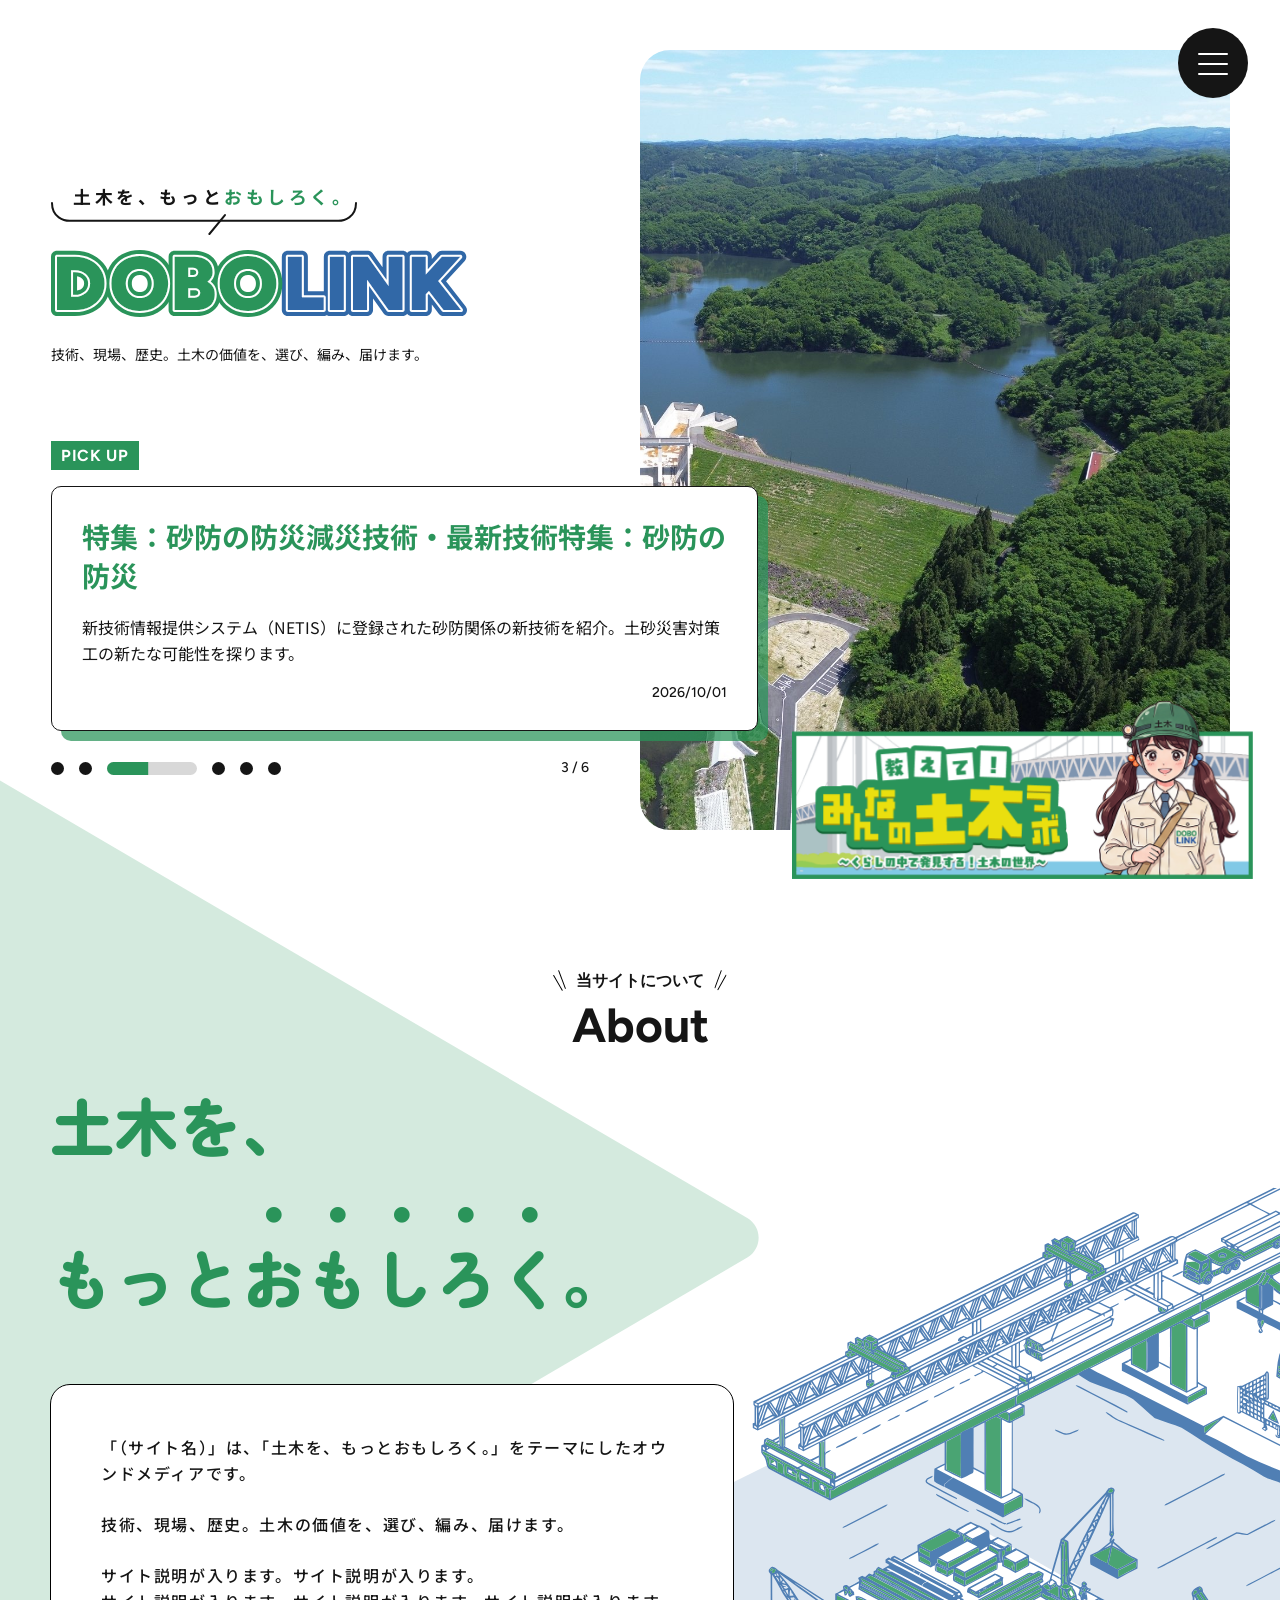
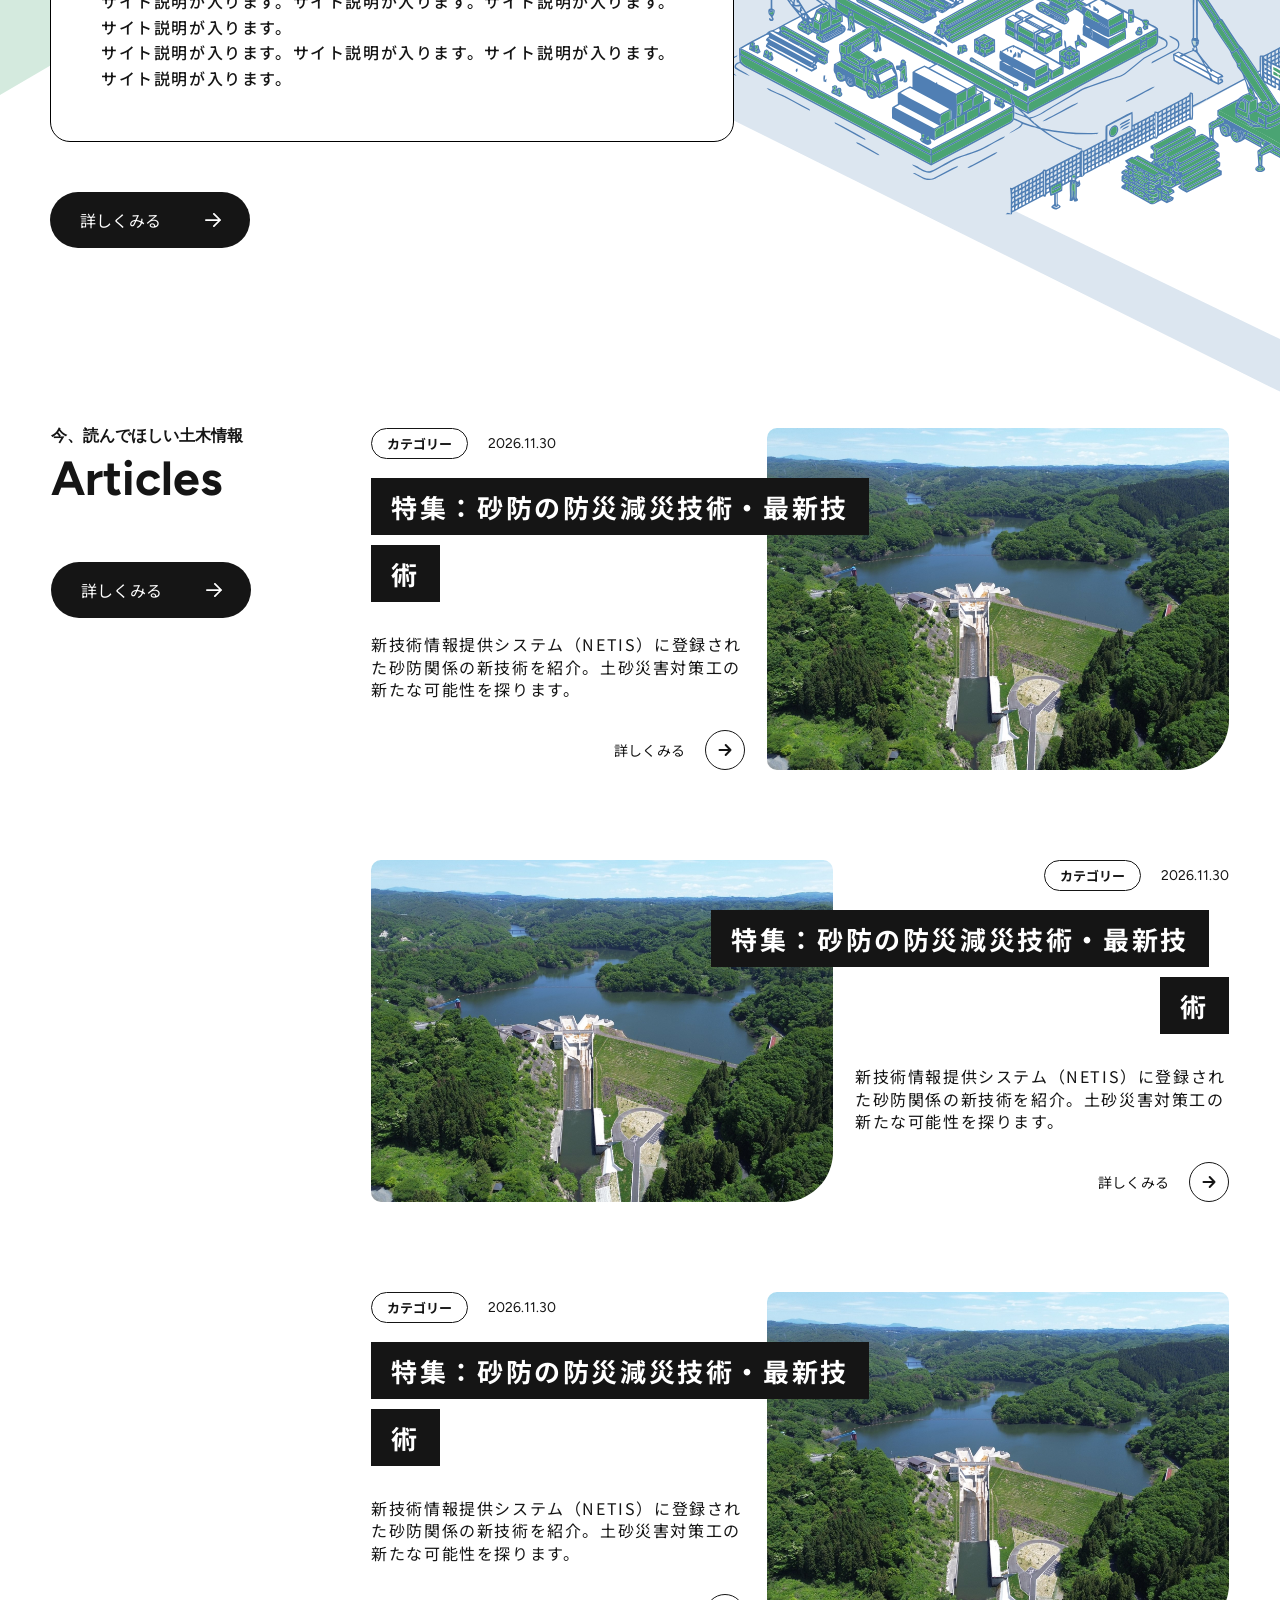
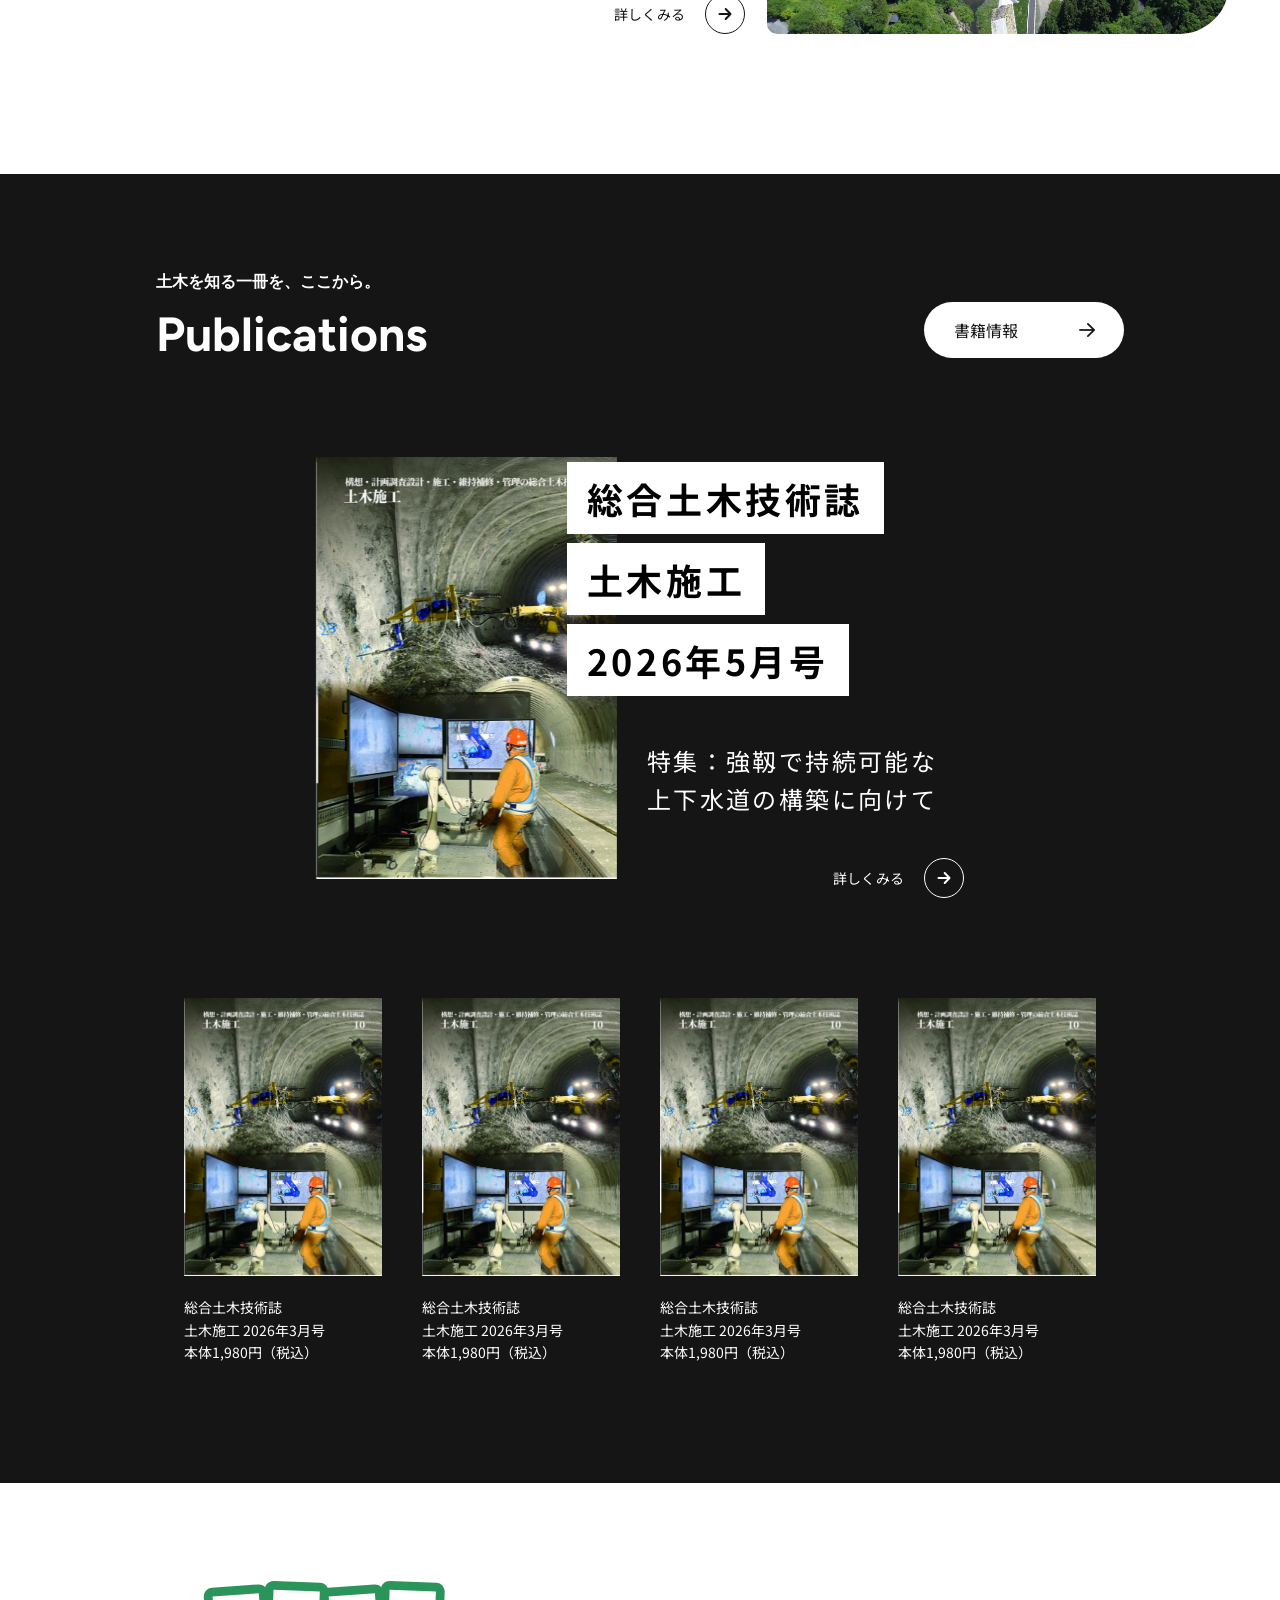
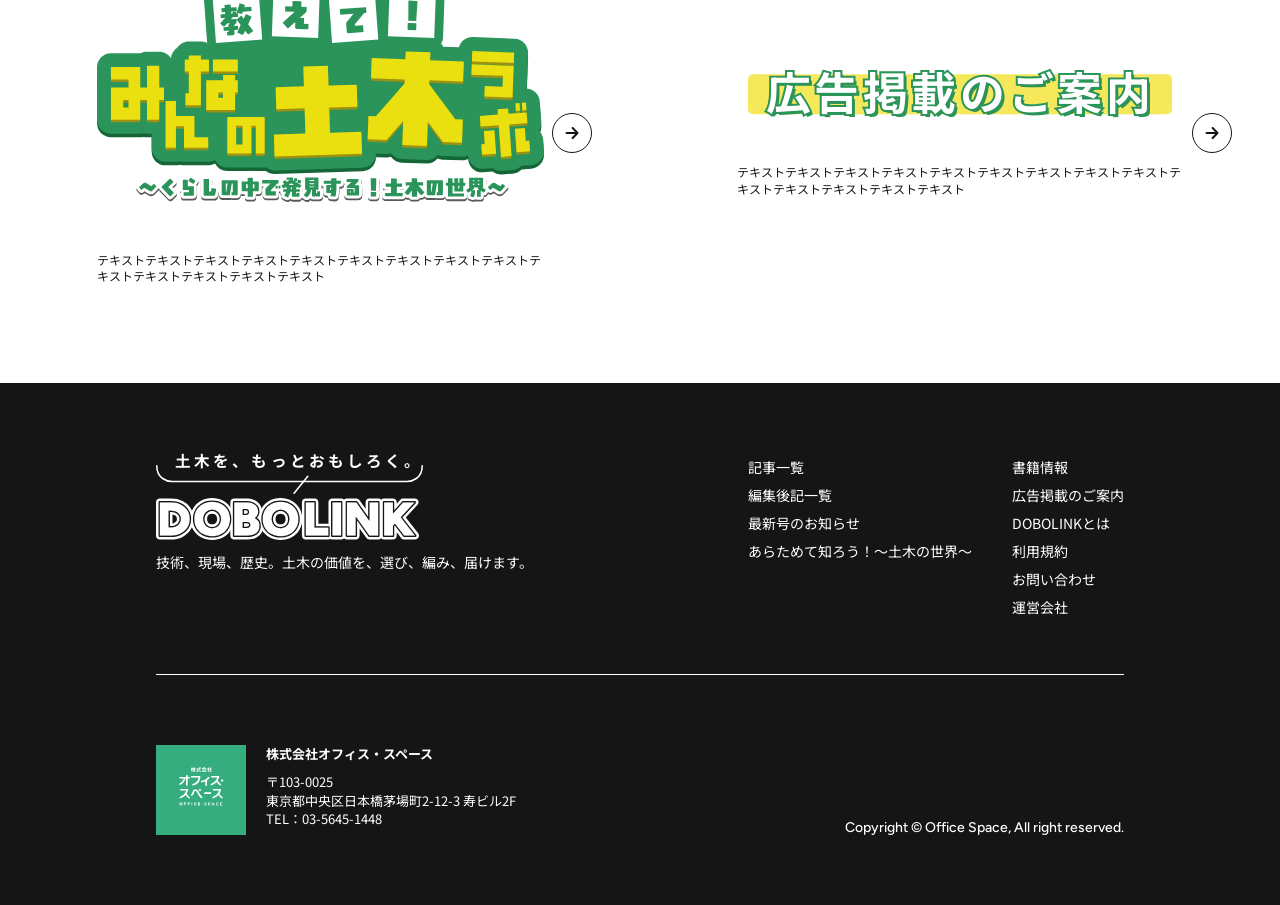
<file: index.html>
<!doctype html>
<html lang="ja">
  <head>
    <meta charset="UTF-8" />
    <meta name="viewport" content="width=device-width, initial-scale=1" />
    <title>DOBOLINK | 土木を、もっとおもしろく。</title>
    <meta
      name="description"
      content="技術、現場、歴史。土木の価値を、選び、編み、届けます。"
    />
    <link rel="preconnect" href="https://fonts.googleapis.com" />
    <link rel="preconnect" href="https://fonts.gstatic.com" crossorigin />
    <link
      href="https://fonts.googleapis.com/css2?family=Figtree:wght@500;700&family=Noto+Sans+JP:wght@400;500;700&family=Zen+Maru+Gothic:wght@900&display=swap"
      rel="stylesheet"
    />
    <link rel="stylesheet" href="css/style.css" />
    <noscript>
      <style>
        .reveal {
          opacity: 1 !important;
          transform: none !important;
        }
      </style>
    </noscript>
  </head>
  <body>
    <div data-include="include/menu.html"></div>

    <header class="hero">
      <div class="hero__brand">
        <p class="tagline reveal">
          <span class="tagline__text"
            >土木を、もっと<span class="tagline__em">おもしろく。</span></span
          >
          <img
            class="tagline__line"
            src="images/catch-line.svg"
            alt=""
            width="308"
            height="33"
          />
        </p>
        <img
          class="brand-logo reveal"
          src="images/logo-dobolink.svg"
          alt="DOBOLINK"
          width="416"
          height="67"
        />
        <p class="brand-lead reveal">
          技術、現場、歴史。土木の価値を、選び、編み、届けます。
        </p>
      </div>

      <figure class="hero__visual reveal reveal--scale"></figure>

      <section class="pickup reveal" aria-label="ピックアップ">
        <p class="pickup__label">PICK UP</p>
        <div class="pickup__card">
          <div class="pickup__window">
            <div class="pickup__track"></div>
          </div>
        </div>
        <div class="pickup__nav">
          <div
            class="pickup__dots"
            role="tablist"
            aria-label="ピックアップのスライド"
          ></div>
          <p class="pickup__count" data-pickup-count>3 / 6</p>
        </div>
      </section>

      <a class="hero__banner reveal" href="#lab">
        <img
          class="hero__banner-image"
          src="images/banner.png"
          alt="教えて！みんなの土木ラボ　くらしの中で発見する！土木の世界"
          width="530"
          height="211"
        />
      </a>
    </header>

    <main class="top">
      <section class="about" id="about" aria-labelledby="about-title">
        <div class="about__inner">
          <div class="about__label reveal">
            <img
              class="about__mark"
              src="images/bracket-left.svg"
              alt=""
              width="13"
              height="21"
            />
            <p class="about__label-text">当サイトについて</p>
            <img
              class="about__mark"
              src="images/bracket-right.svg"
              alt=""
              width="13"
              height="21"
            />
          </div>
          <p class="about__en reveal">About</p>
          <div class="about__layout">
            <div class="about__copy">
              <h2 class="about__title reveal" id="about-title">
                <span class="about__line">土木を、</span
                ><span class="about__line about__line--accent"
                  >もっと<ruby>おもしろく<rt>・・・・・</rt></ruby
                  >。</span
                >
              </h2>
              <div class="about__box reveal">
                <p>
                  「（サイト名）」は、「土木を、もっとおもしろく。」をテーマにしたオウンドメディアです。
                </p>
                <p>技術、現場、歴史。土木の価値を、選び、編み、届けます。</p>
                <p>
                  サイト説明が入ります。サイト説明が入ります。<br />サイト説明が入ります。サイト説明が入ります。サイト説明が入ります。<br />サイト説明が入ります。<br />サイト説明が入ります。サイト説明が入ります。サイト説明が入ります。サイト説明が入ります。
                </p>
              </div>
              <a class="btn-pill reveal" href="#about"
                >詳しくみる<img
                  class="btn-pill__icon"
                  src="images/arrow-white.svg"
                  alt=""
                  width="16"
                  height="18"
              /></a>
            </div>
          </div>
        </div>
      </section>

      <section class="articles" id="articles" aria-labelledby="articles-title">
        <div class="articles__layout">
          <div class="articles__intro">
            <div class="articles__heading reveal">
              <p class="eyebrow">今、読んでほしい土木情報</p>
              <h2 class="display" id="articles-title">Articles</h2>
            </div>
            <a class="btn-pill reveal" href="#articles"
              >詳しくみる<img
                class="btn-pill__icon"
                src="images/arrow-white.svg"
                alt=""
                width="16"
                height="18"
            /></a>
          </div>
          <div class="articles__list">
            <article class="article">
              <img
                class="article__photo reveal reveal--right"
                src="images/hero.jpg"
                alt="ダムと周囲の緑地を上空から見た写真"
                width="1800"
                height="1350"
              />
              <div class="article__copy reveal reveal--left">
                <div class="article__meta">
                  <span class="article__category">カテゴリー</span>
                  <time class="article__date" datetime="2026-11-30">2026.11.30</time>
                </div>
                <h3 class="article__title">
                  特集：砂防の防災減災技術・最新技術
                </h3>
                <div class="article__foot">
                  <p class="article__text">
                    新技術情報提供システム（NETIS）に登録された砂防関係の新技術を紹介。土砂災害対策工の新たな可能性を探ります。
                  </p>
                  <a class="text-link" href="#articles"
                    >詳しくみる<img
                      class="text-link__icon"
                      src="images/arrow-circle.svg"
                      alt=""
                      width="40"
                      height="40"
                  /></a>
                </div>
              </div>
            </article>

            <article class="article article--flip">
              <img
                class="article__photo reveal reveal--left"
                src="images/hero.jpg"
                alt="ダムと周囲の緑地を上空から見た写真"
                width="1800"
                height="1350"
              />
              <div class="article__copy reveal reveal--right">
                <div class="article__meta">
                  <span class="article__category">カテゴリー</span>
                  <time class="article__date" datetime="2026-11-30">2026.11.30</time>
                </div>
                <h3 class="article__title">
                  特集：砂防の防災減災技術・最新技術
                </h3>
                <div class="article__foot">
                  <p class="article__text">
                    新技術情報提供システム（NETIS）に登録された砂防関係の新技術を紹介。土砂災害対策工の新たな可能性を探ります。
                  </p>
                  <a class="text-link" href="#articles"
                    >詳しくみる<img
                      class="text-link__icon"
                      src="images/arrow-circle.svg"
                      alt=""
                      width="40"
                      height="40"
                  /></a>
                </div>
              </div>
            </article>

            <article class="article">
              <img
                class="article__photo reveal reveal--right"
                src="images/hero.jpg"
                alt="ダムと周囲の緑地を上空から見た写真"
                width="1800"
                height="1350"
              />
              <div class="article__copy reveal reveal--left">
                <div class="article__meta">
                  <span class="article__category">カテゴリー</span>
                  <time class="article__date" datetime="2026-11-30">2026.11.30</time>
                </div>
                <h3 class="article__title">
                  特集：砂防の防災減災技術・最新技術
                </h3>
                <div class="article__foot">
                  <p class="article__text">
                    新技術情報提供システム（NETIS）に登録された砂防関係の新技術を紹介。土砂災害対策工の新たな可能性を探ります。
                  </p>
                  <a class="text-link" href="#articles"
                    >詳しくみる<img
                      class="text-link__icon"
                      src="images/arrow-circle.svg"
                      alt=""
                      width="40"
                      height="40"
                  /></a>
                </div>
              </div>
            </article>
          </div>
        </div>
      </section>

      <section
        class="publications"
        id="publications"
        aria-labelledby="publications-title"
      >
        <div class="publications__head reveal">
          <div>
            <p class="eyebrow">土木を知る一冊を、ここから。</p>
            <h2 class="display" id="publications-title">Publications</h2>
          </div>
          <a class="btn-pill btn-pill--light" href="#publications"
            >書籍情報<img
              class="btn-pill__icon"
              src="images/arrow-dark.svg"
              alt=""
              width="16"
              height="18"
          /></a>
        </div>

        <div class="featured reveal">
          <img
            class="featured__cover"
            src="images/magazine.jpg"
            alt="土木施工 2026年5月号の表紙"
            width="800"
            height="1122"
          />
          <div class="featured__copy">
            <p class="featured__label">
              総合土木技術誌<br />土木施工<br />2026年5月号
            </p>
            <p class="featured__lead">
              特集：強靱で持続可能な<br />上下水道の構築に向けて
            </p>
            <a class="text-link text-link--light" href="#publications"
              >詳しくみる<img
                class="text-link__icon"
                src="images/arrow-circle-light.svg"
                alt=""
                width="40"
                height="40"
            /></a>
          </div>
        </div>

        <ul class="book-list">
          <li class="book-list__item reveal">
            <img
              class="book-list__cover"
              src="images/magazine.jpg"
              alt="土木施工 2026年3月号の表紙"
              width="800"
              height="1122"
            />
            <p class="book-list__text">
              総合土木技術誌<br />土木施工 2026年3月号<br />本体1,980円（税込）
            </p>
          </li>
          <li class="book-list__item reveal">
            <img
              class="book-list__cover"
              src="images/magazine.jpg"
              alt="土木施工 2026年3月号の表紙"
              width="800"
              height="1122"
            />
            <p class="book-list__text">
              総合土木技術誌<br />土木施工 2026年3月号<br />本体1,980円（税込）
            </p>
          </li>
          <li class="book-list__item reveal">
            <img
              class="book-list__cover"
              src="images/magazine.jpg"
              alt="土木施工 2026年3月号の表紙"
              width="800"
              height="1122"
            />
            <p class="book-list__text">
              総合土木技術誌<br />土木施工 2026年3月号<br />本体1,980円（税込）
            </p>
          </li>
          <li class="book-list__item reveal">
            <img
              class="book-list__cover"
              src="images/magazine.jpg"
              alt="土木施工 2026年3月号の表紙"
              width="800"
              height="1122"
            />
            <p class="book-list__text">
              総合土木技術誌<br />土木施工 2026年3月号<br />本体1,980円（税込）
            </p>
          </li>
        </ul>
      </section>
    </main>
    <div data-include="include/footer.html"></div>

    <script src="js/include.js"></script>
    <script src="js/main.js"></script>
  </body>
</html>
</file>
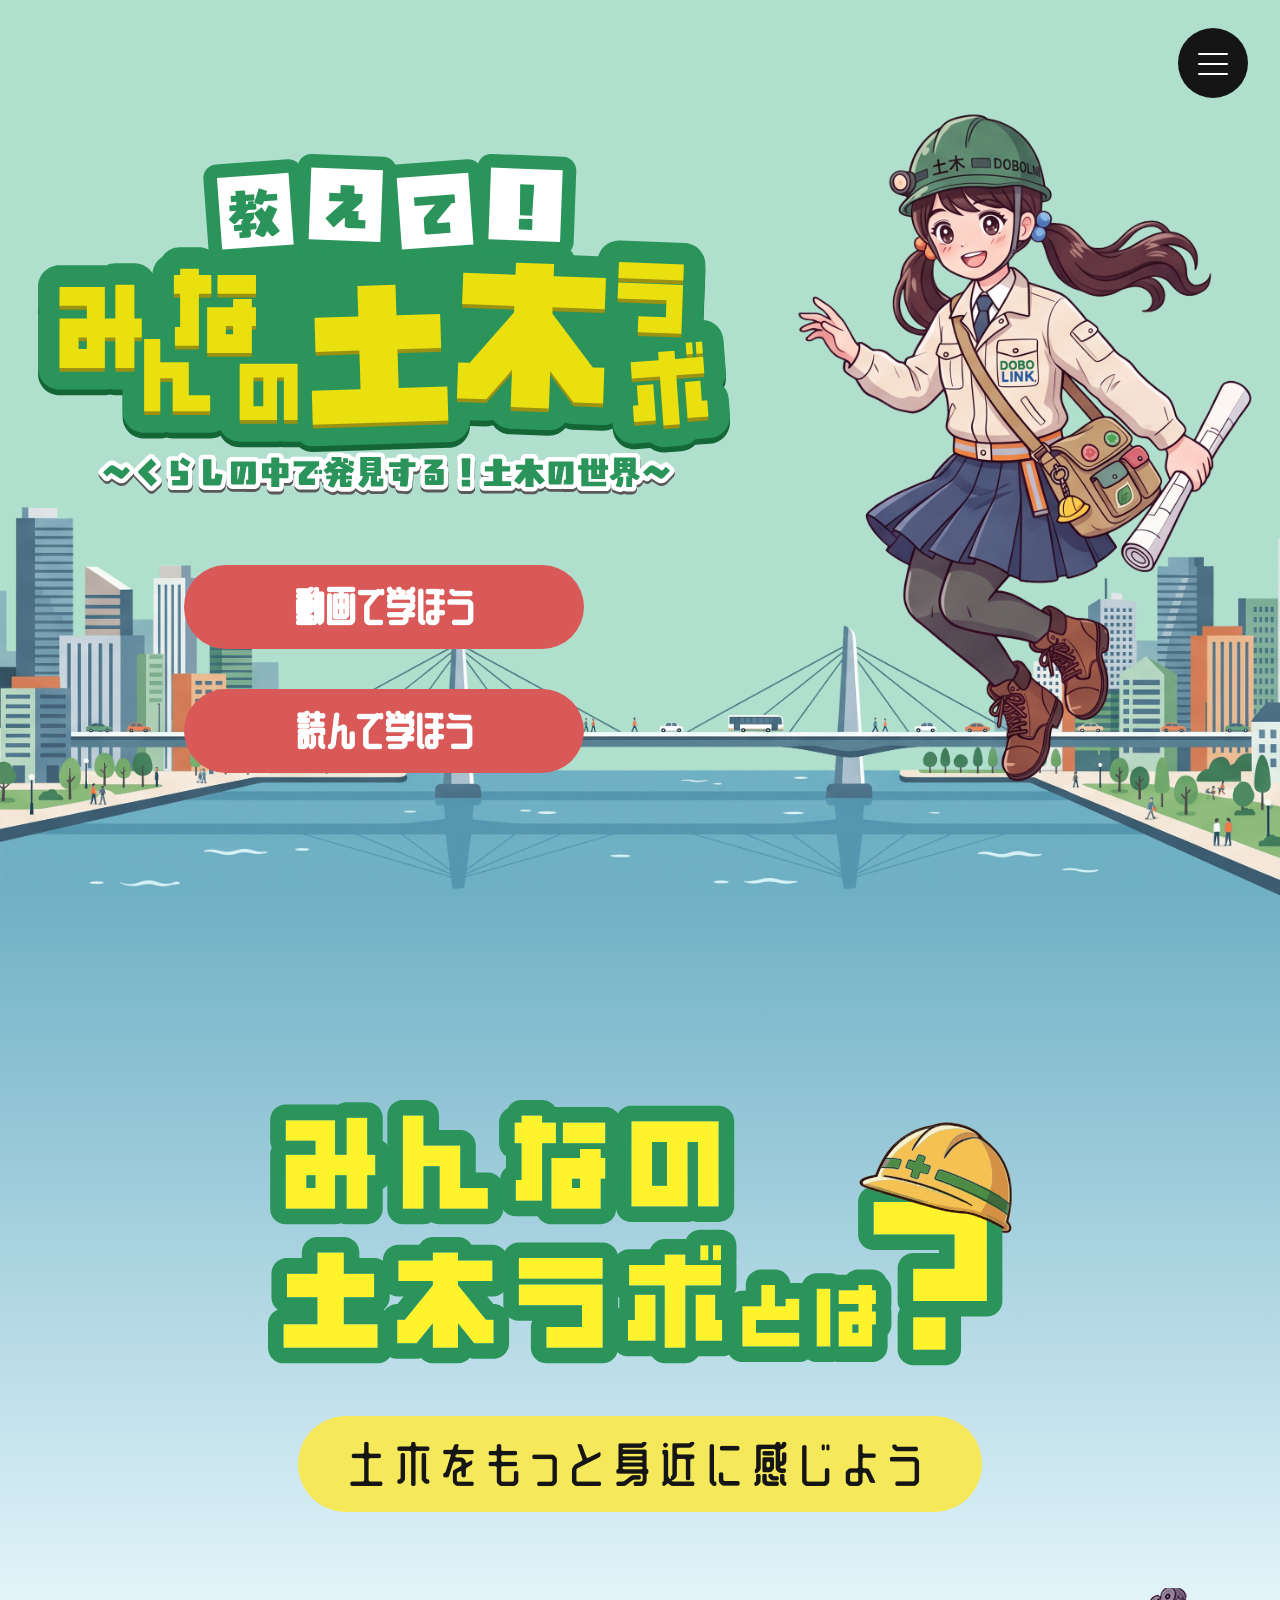
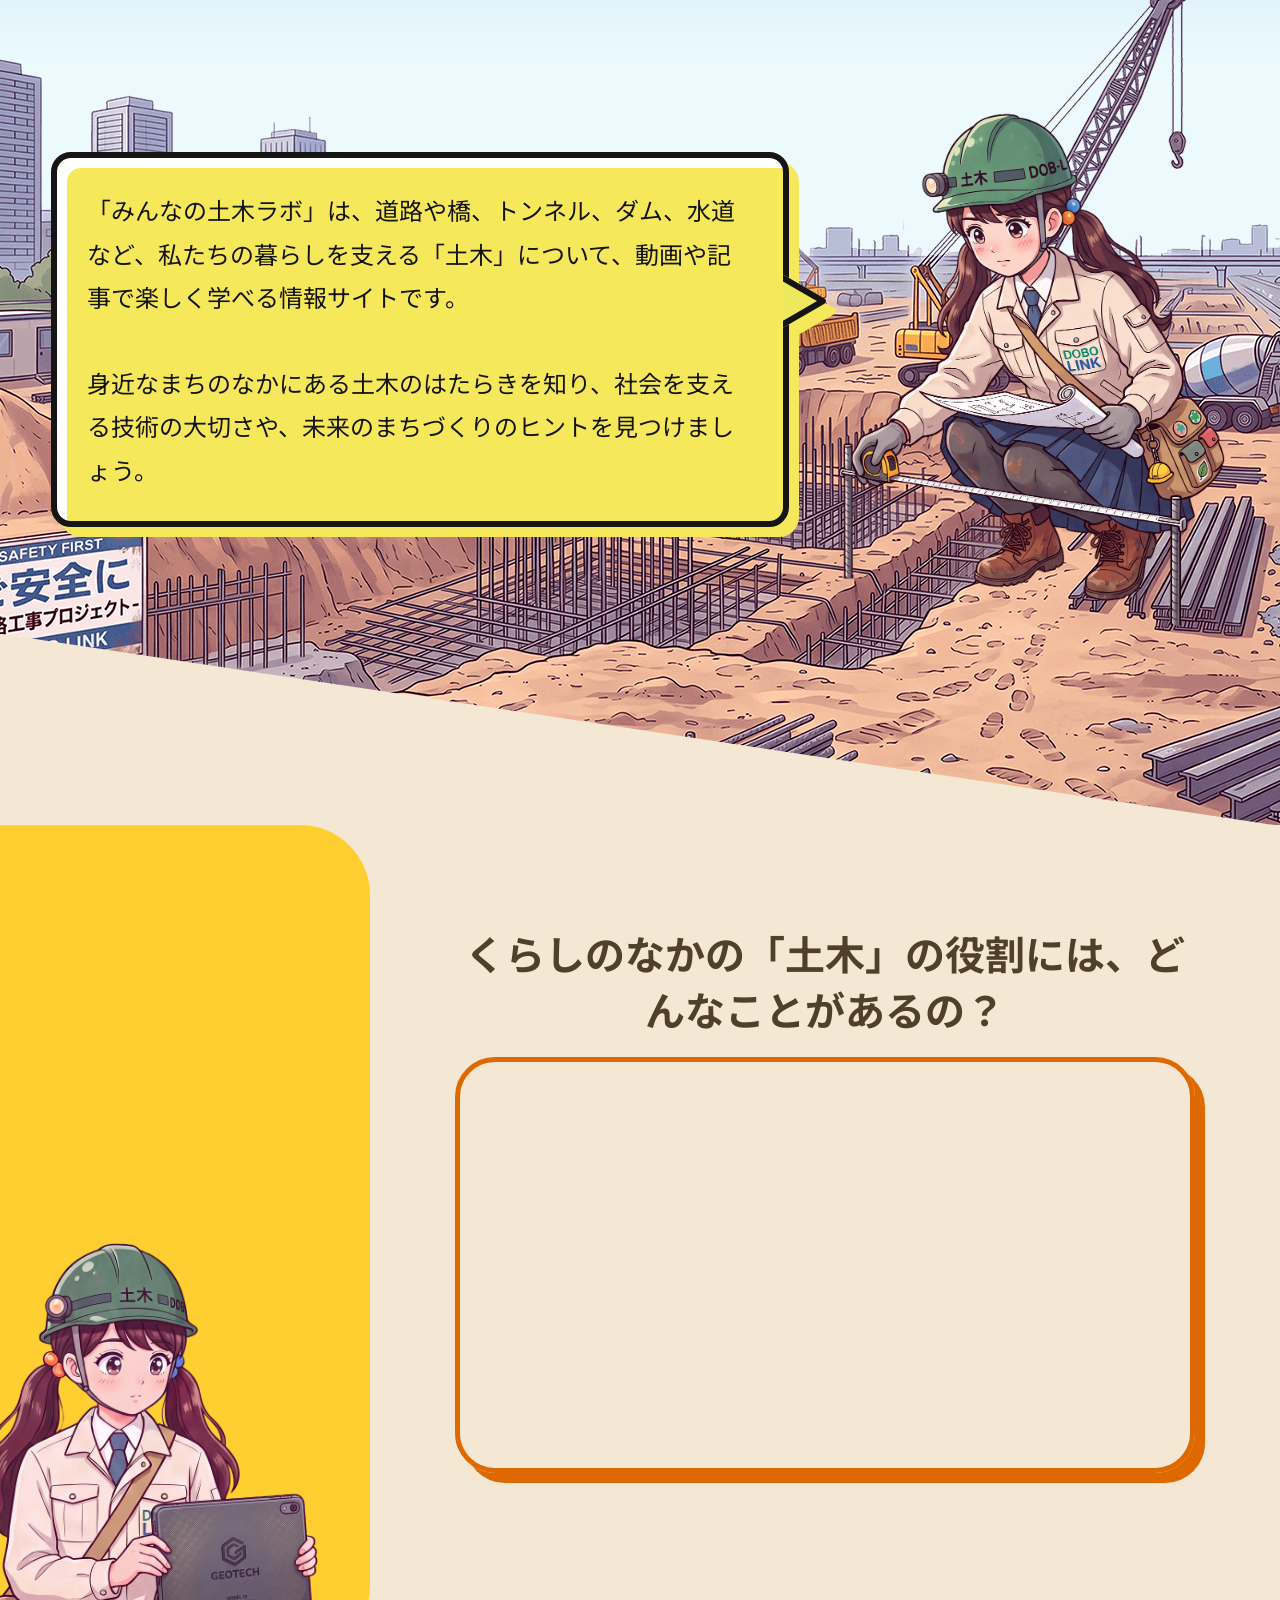
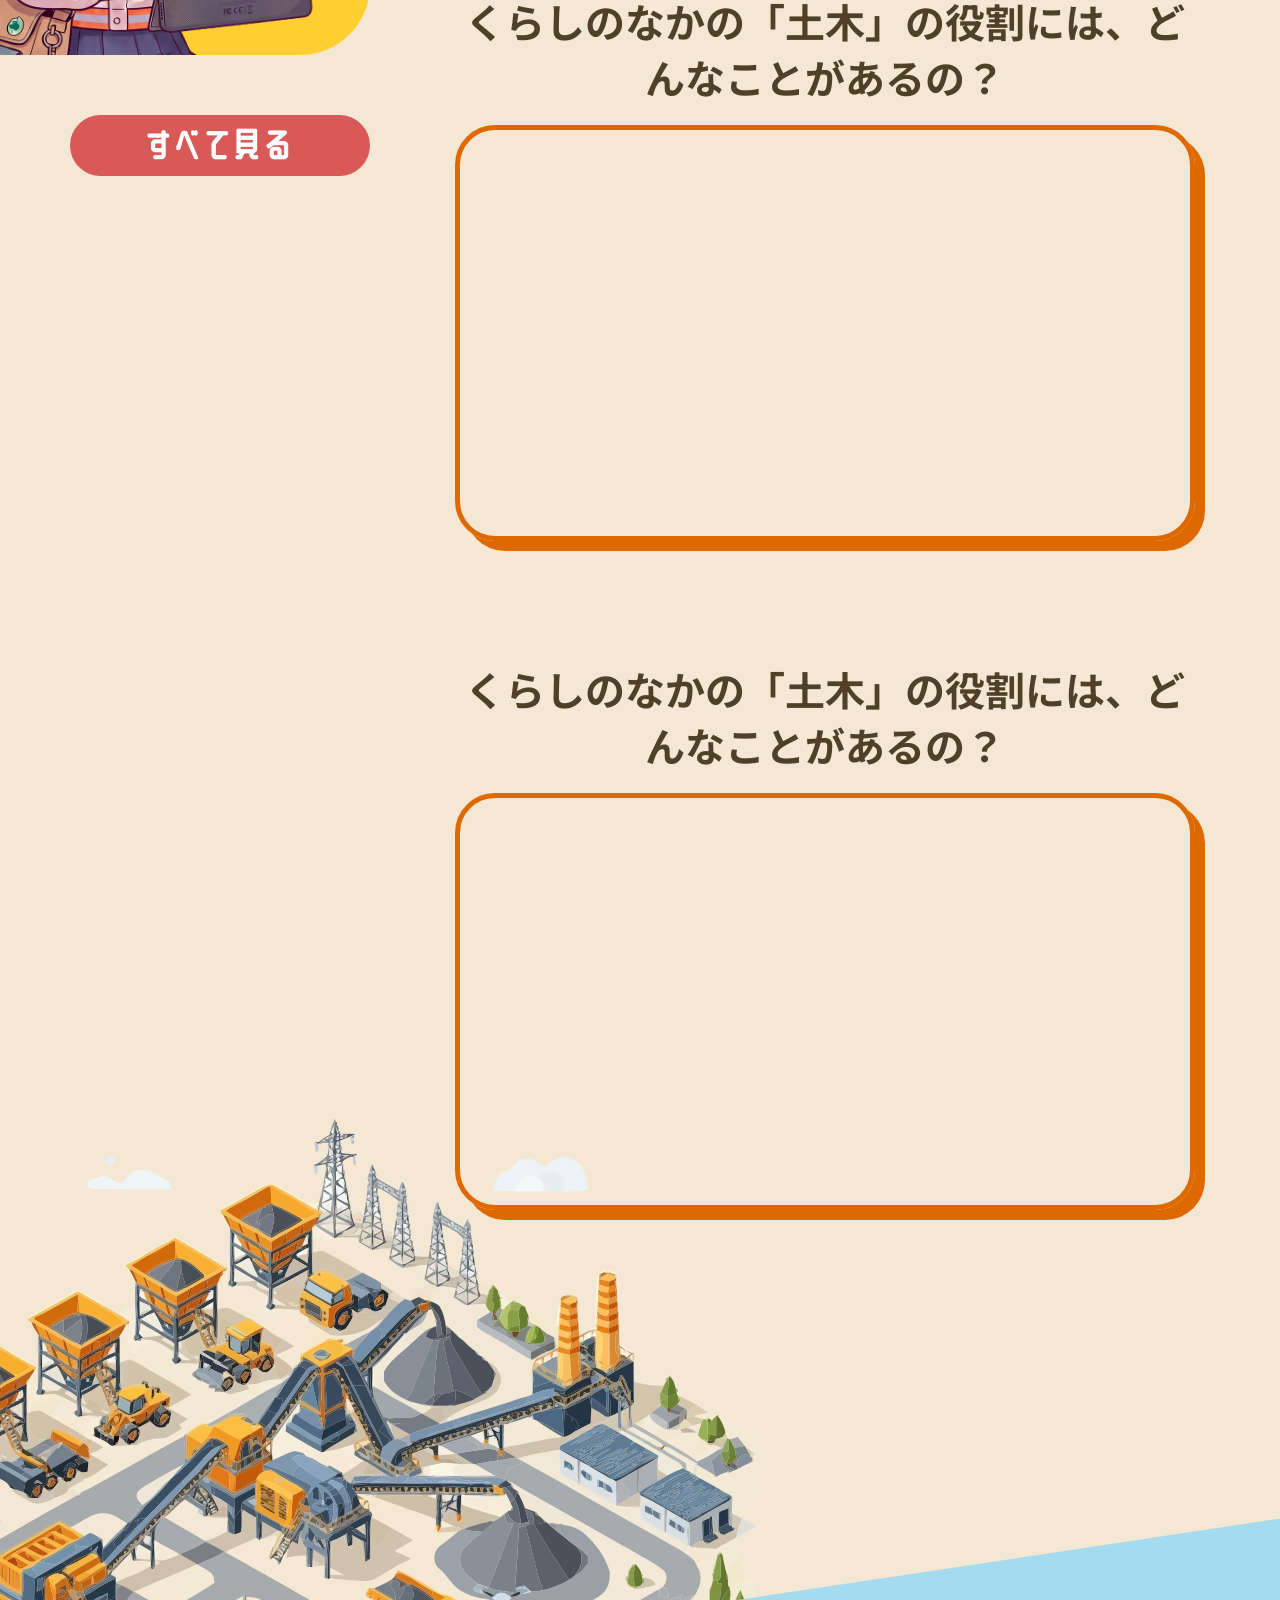
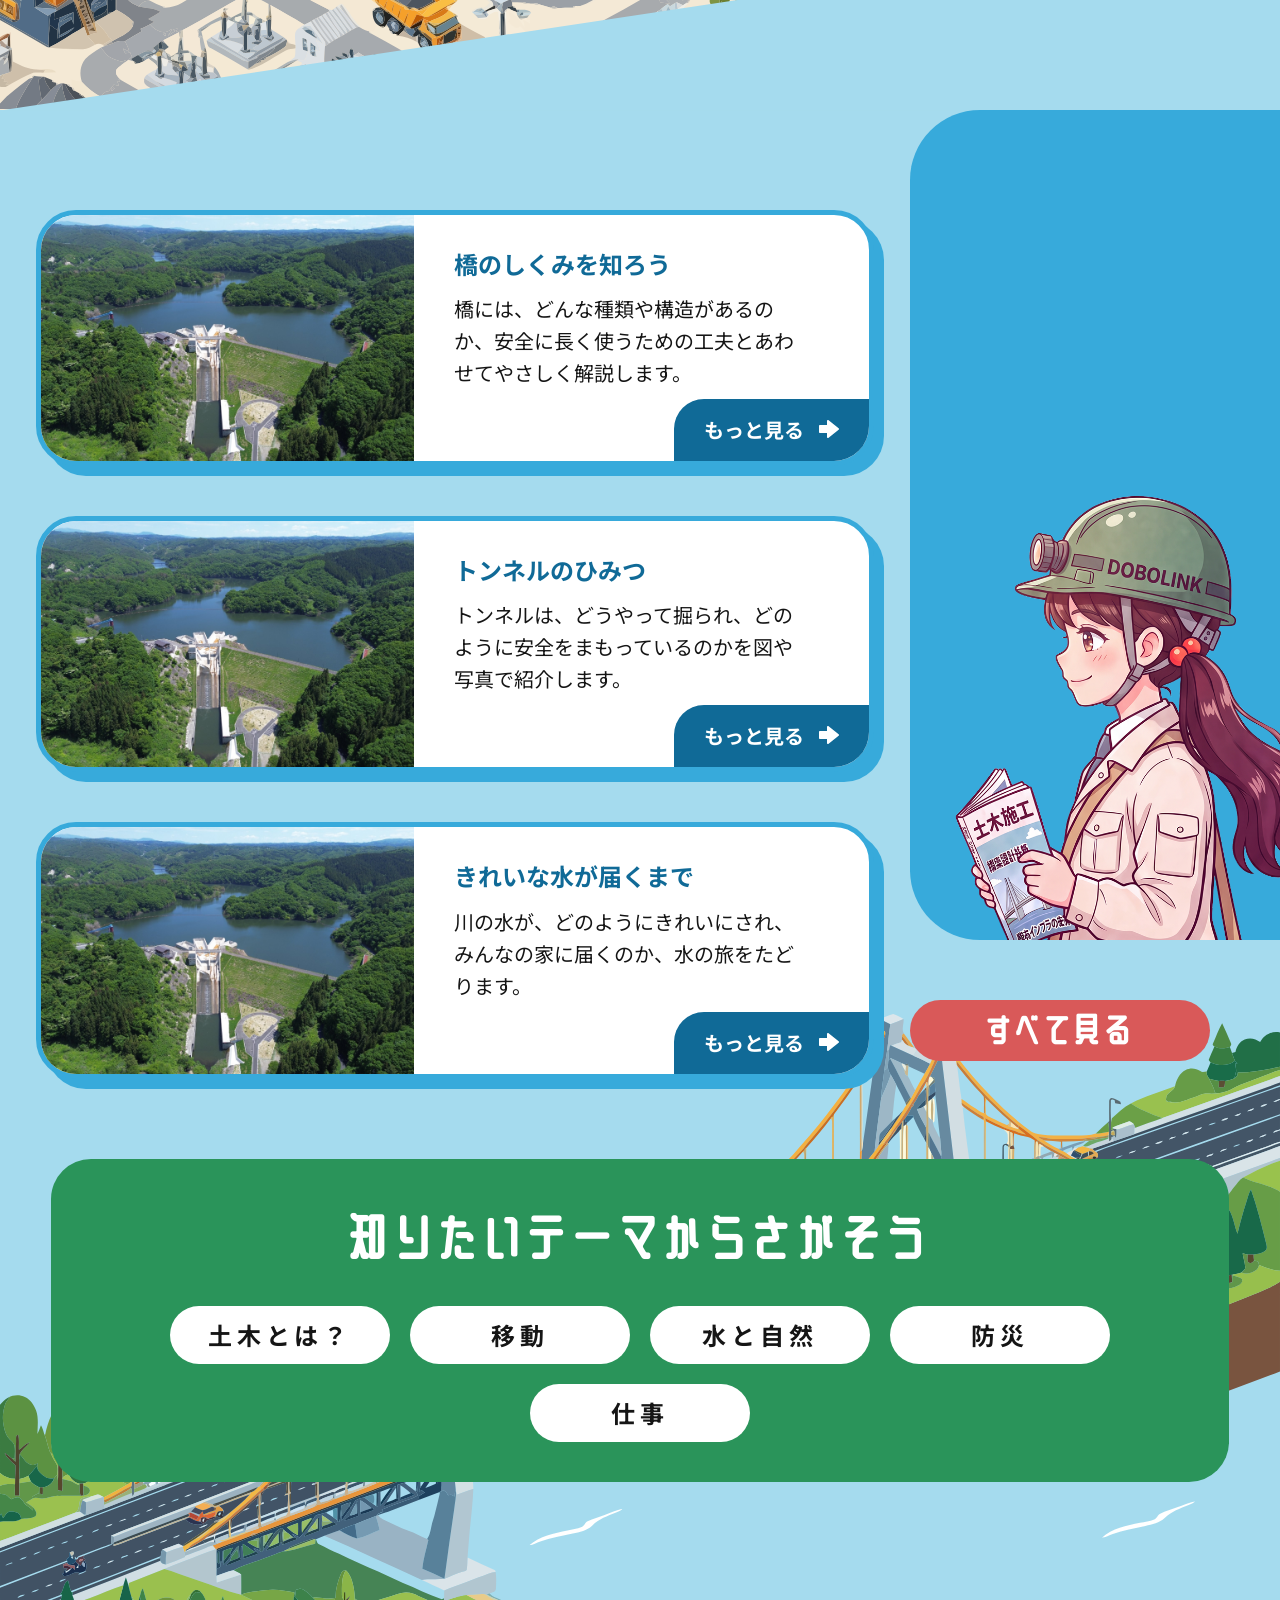
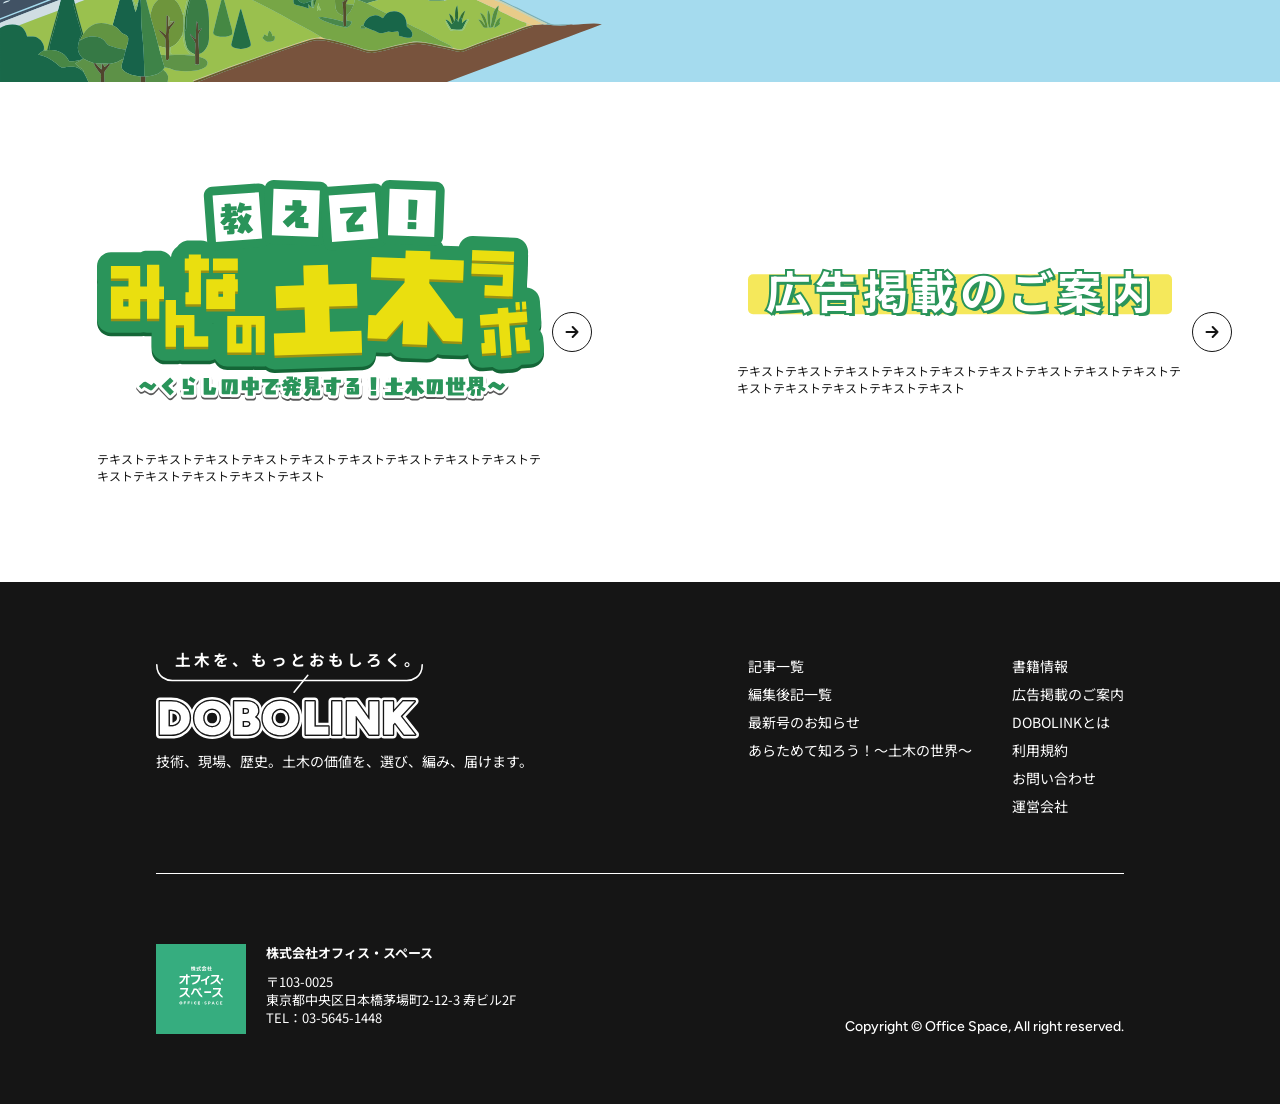
<file: dobokulab/index.html>
<!doctype html>
<html lang="ja">
  <head>
    <meta charset="UTF-8" />
    <meta name="viewport" content="width=device-width, initial-scale=1" />
    <title>DOBOLINK | 土木を、もっとおもしろく。</title>
    <meta
      name="description"
      content="技術、現場、歴史。土木の価値を、選び、編み、届けます。"
    />
    <link rel="preconnect" href="https://fonts.googleapis.com" />
    <link rel="preconnect" href="https://fonts.gstatic.com" crossorigin />
    <link
      href="https://fonts.googleapis.com/css2?family=Figtree:wght@500;700&family=Noto+Sans+JP:wght@400;500;700;900&family=Zen+Maru+Gothic:wght@900&family=WDXL+Lubrifont+JP+N&display=swap"
      rel="stylesheet"
    />
    <link rel="stylesheet" href="../css/style.css" />
  </head>
  <body>
    <div data-include="../include/menu.html"></div>

    <section class="dobokulab-main">
      <img
        src="../images/dobokurin_main.png"
        alt=""
        width="530"
        height="auto"
        class="dobokulab-main__image"
      />
      <h1 class="dobokulab-main__title">
        <img
          src="../images/logo_dobokulab.svg"
          alt="教えて！みんなの土木ラボ～くらしの中で発見する！土木の世界～"
          width="785"
          height="auto"
          class="dobokulab-main__title-image"
        />
      </h1>

      <ul class="dobokulab-main__list">
        <li class="dobokulab-main__list-item">
          <a href="" class="dobokulab-main__list-link">動画で学ぼう</a>
        </li>
        <li class="dobokulab-main__list-item">
          <a href="" class="dobokulab-main__list-link">読んで学ぼう</a>
        </li>
      </ul>
    </section>
    <section class="dobokulab-top-about">
      <div class="dobokulab-top-about__sky" aria-hidden="true">
        <div class="dobokulab-top-about__cloud dobokulab-top-about__cloud--1">
          <img src="../images/cloud_01.svg" alt="" width="209" height="107" />
        </div>
        <div class="dobokulab-top-about__cloud dobokulab-top-about__cloud--2">
          <img src="../images/cloud_02.svg" alt="" width="194" height="151" />
        </div>
        <div class="dobokulab-top-about__cloud dobokulab-top-about__cloud--3">
          <img src="../images/cloud_03.svg" alt="" width="179" height="109" />
        </div>
        <div class="dobokulab-top-about__cloud dobokulab-top-about__cloud--4">
          <img src="../images/cloud_04.svg" alt="" width="187" height="91" />
        </div>
        <div class="dobokulab-top-about__cloud dobokulab-top-about__cloud--5">
          <img src="../images/cloud_05.svg" alt="" width="187" height="91" />
        </div>
      </div>
      <h2 class="dobokulab-top-about__title">
        <img
          src="../images/about_dobokulab.svg"
          alt="みんなの土木ラボとは？"
          width="745"
          height="auto"
        />
      </h2>
      <p class="dobokulab-top-about__disc">
        土木をもっと<br />身近に感じよう
      </p>
      <div class="dobokulab-top-about__content">
        <p class="dobokulab-top-about__txt">
          「みんなの土木ラボ」は、道路や橋、トンネル、ダム、水道など、私たちの暮らしを支える「土木」について、動画や記事で楽しく学べる情報サイトです。<br />
          <br />
          身近なまちのなかにある土木のはたらきを知り、社会を支える技術の大切さや、未来のまちづくりのヒントを見つけましょう。
        </p>
        <img
          src="../images/dobokurin_topabout.png"
          alt=""
          width="400"
          height="auto"
          class="dobokulab-top-about__img"
        />
      </div>
    </section>
    <section class="dobokulab-top-movie">
      <div class="dobokulab-top-movie__header">
        <h2 class="dobokulab-top-movie__title">
          <picture class="dobokulab-top-movie__picture">
            <source
              srcset="../images/dobokulab_top_movie_title_sp.svg"
              media="(max-width: 767px)"
            />
            <img
              src="../images/dobokulab_top_movie_title_pc.svg"
              alt="動画で学ぼう"
              width="745"
              height="auto"
            />
          </picture>
        </h2>
        <a href="" class="dobokulab-btn">
          <span class="dobokulab-btn__label">すべて見る</span>
          <span class="dobokulab-btn__label dobokulab-btn__label--sp">もっと見る</span>
        </a>
      </div>
      <ul class="dobokulab-top-movie__list">
        <li class="dobokulab-top-movie__list-item">
          <p class="dobokulab-top-movie__list-text">
            くらしのなかの「土木」の役割には、どんなことがあるの？
          </p>
          <div class="dobokulab-top-movie__list-youtube">
            <iframe
              width="560"
              height="315"
              src="https://www.youtube.com/embed/BxWBE_ToXFA?si=p6o9Mu8etJWb7pgp"
              title="YouTube video player"
              frameborder="0"
              allow="
                accelerometer;
                autoplay;
                clipboard-write;
                encrypted-media;
                gyroscope;
                picture-in-picture;
                web-share;
              "
              referrerpolicy="strict-origin-when-cross-origin"
              allowfullscreen
            ></iframe>
          </div>
        </li>
        <li class="dobokulab-top-movie__list-item">
          <p class="dobokulab-top-movie__list-text">
            くらしのなかの「土木」の役割には、どんなことがあるの？
          </p>
          <div class="dobokulab-top-movie__list-youtube">
            <iframe
              width="560"
              height="315"
              src="https://www.youtube.com/embed/BxWBE_ToXFA?si=p6o9Mu8etJWb7pgp"
              title="YouTube video player"
              frameborder="0"
              allow="
                accelerometer;
                autoplay;
                clipboard-write;
                encrypted-media;
                gyroscope;
                picture-in-picture;
                web-share;
              "
              referrerpolicy="strict-origin-when-cross-origin"
              allowfullscreen
            ></iframe>
          </div>
        </li>
        <li class="dobokulab-top-movie__list-item">
          <p class="dobokulab-top-movie__list-text">
            くらしのなかの「土木」の役割には、どんなことがあるの？
          </p>
          <div class="dobokulab-top-movie__list-youtube">
            <iframe
              width="560"
              height="315"
              src="https://www.youtube.com/embed/BxWBE_ToXFA?si=p6o9Mu8etJWb7pgp"
              title="YouTube video player"
              frameborder="0"
              allow="
                accelerometer;
                autoplay;
                clipboard-write;
                encrypted-media;
                gyroscope;
                picture-in-picture;
                web-share;
              "
              referrerpolicy="strict-origin-when-cross-origin"
              allowfullscreen
            ></iframe>
          </div>
        </li>
      </ul>
    </section>
    <section class="dobokulab-top-article">
      <div class="dobokulab-top-article__container">
        <div class="dobokulab-top-article__header">
          <h2 class="dobokulab-top-article__title">
            <picture class="dobokulab-top-article__picture">
              <source
                srcset="../images/dobokulab_top_article_title_sp.svg"
                media="(max-width: 767px)"
              />
              <img
                src="../images/dobokulab_top_article_title_pc.svg"
                alt="読んで学ぼう"
                width="745"
                height="auto"
              />
            </picture>
          </h2>
          <a href="" class="dobokulab-btn">
            <span class="dobokulab-btn__label">すべて見る</span>
            <span class="dobokulab-btn__label dobokulab-btn__label--sp">もっと見る</span>
          </a>
        </div>
        <ul class="dobokulab-top-article__list">
          <li class="dobokulab-top-article__list-item">
            <a href="" class="dobokulab-top-article__list-link">
              <img
                src="../images/hero.jpg"
                alt=""
                width="45%"
                height="auto"
                class="dobokulab-top-article__list-img"
              />
              <dl class="dobokulab-top-article__list-content">
                <dt class="dobokulab-top-article__list-title">
                  橋のしくみを知ろう
                </dt>
                <dd class="dobokulab-top-article__list-dd">
                  <p class="dobokulab-top-article__list-text">
                    橋には、どんな種類や構造があるのか、安全に長く使うための工夫とあわせてやさしく解説します。
                  </p>
                  <span class="dobokulab-top-article__list-morebtn">
                    もっと見る
                  </span>
                </dd>
              </dl>
            </a>
          </li>
          <li class="dobokulab-top-article__list-item">
            <a href="" class="dobokulab-top-article__list-link">
              <img
                src="../images/hero.jpg"
                alt=""
                width="45%"
                height="auto"
                class="dobokulab-top-article__list-img"
              />
              <dl class="dobokulab-top-article__list-content">
                <dt class="dobokulab-top-article__list-title">
                  トンネルのひみつ
                </dt>
                <dd class="dobokulab-top-article__list-dd">
                  <p class="dobokulab-top-article__list-text">
                    トンネルは、どうやって掘られ、どのように安全をまもっているのかを図や写真で紹介します。
                  </p>
                  <span class="dobokulab-top-article__list-morebtn">
                    もっと見る
                  </span>
                </dd>
              </dl>
            </a>
          </li>
          <li class="dobokulab-top-article__list-item">
            <a href="" class="dobokulab-top-article__list-link">
              <img
                src="../images/hero.jpg"
                alt=""
                width="45%"
                height="auto"
                class="dobokulab-top-article__list-img"
              />
              <dl class="dobokulab-top-article__list-content">
                <dt class="dobokulab-top-article__list-title">
                  きれいな水が届くまで
                </dt>
                <dd class="dobokulab-top-article__list-dd">
                  <p class="dobokulab-top-article__list-text">
                    川の水が、どのようにきれいにされ、みんなの家に届くのか、水の旅をたどります。
                  </p>
                  <span class="dobokulab-top-article__list-morebtn">
                    もっと見る
                  </span>
                </dd>
              </dl>
            </a>
          </li>
        </ul>
      </div>
      <div class="dobokulab-top-article__search">
        <p class="dobokulab-top-article__search-title">
          知りたいテーマからさがそう
        </p>
        <ul class="dobokulab-top-article__search-list">
          <li class="dobokulab-top-article__search-item">
            <a href="" class="dobokulab-top-article__search-link">土木とは？</a>
          </li>
          <li class="dobokulab-top-article__search-item">
            <a href="" class="dobokulab-top-article__search-link">移動</a>
          </li>
          <li class="dobokulab-top-article__search-item">
            <a href="" class="dobokulab-top-article__search-link">水と自然</a>
          </li>
          <li class="dobokulab-top-article__search-item">
            <a href="" class="dobokulab-top-article__search-link">防災</a>
          </li>
          <li class="dobokulab-top-article__search-item">
            <a href="" class="dobokulab-top-article__search-link">仕事</a>
          </li>
        </ul>
      </div>
    </section>
    <div data-include="../include/footer.html"></div>

    <script src="../js/include.js"></script>
    <script src="../js/main.js"></script>
  </body>
</html>
</file>
<file: css/style.css>
:root {
  --black: #151515;
  --green: #2a945a;
  --blue: #3168a7;
  --yellow: #f5e85b;
  --gray: #d8d8d8;
  --softred: #d95959;
  --deepred: #952727;
  --orange: #df6901;
  --shadow: 10px 10px 0 rgba(42, 148, 90, 0.73);
  --font: "Noto Sans JP", sans-serif;
  --en: "Figtree", sans-serif;
  --round: "Zen Maru Gothic", sans-serif;
  --lubrifont: "WDXL Lubrifont JP N", sans-serif;
  --side: 50px;
  --content: 1200px;
}

*,
*::before,
*::after {
  box-sizing: border-box;
  list-style: none;
  margin: 0;
  padding: 0;
  border: 0;
  font-size: 100%;
  font: inherit;
  vertical-align: baseline;
  background: transparent;
}

html {
  scroll-behavior: smooth;
}

body {
  margin: 0;
  color: var(--black);
  background: #fff;
  font-family: var(--font);
  font-size: 16px;
  line-height: 1.6;
}

body.u-scroll-lock {
  overflow: hidden;
}

img {
  max-width: 100%;
  height: auto;
  display: block;
}

a {
  color: inherit;
  text-decoration: none;
}

button {
  font-family: inherit;
  cursor: pointer;
}

p {
  margin: 0;
}

.menu-btn {
  position: fixed;
  top: 28px;
  right: 32px;
  z-index: 40;
  width: 70px;
  height: 70px;
  border: 0;
  border-radius: 50%;
  background: var(--black);
  padding: 0;
  transition:
    background-color 0.3s ease,
    scale 0.3s ease;
}

.menu-btn:hover,
.menu-btn:focus-visible {
  background: var(--green);
  scale: 1.06;
}

.menu-btn__line {
  position: absolute;
  left: 50%;
  top: 50%;
  width: 30px;
  height: 2px;
  margin-left: -15px;
  border-radius: 2px;
  background: #fff;
  transition:
    transform 0.3s ease,
    opacity 0.2s ease;
}

.menu-btn__line:nth-child(1) {
  transform: translateY(-10px);
}

.menu-btn__line:nth-child(3) {
  transform: translateY(10px);
}

.menu-btn--open .menu-btn__line:nth-child(1) {
  transform: rotate(45deg);
}

.menu-btn--open .menu-btn__line:nth-child(2) {
  opacity: 0;
}

.menu-btn--open .menu-btn__line:nth-child(3) {
  transform: rotate(-45deg);
}

.hero {
  position: relative;
  display: flex;
  flex-direction: column;
  justify-content: center;
  width: 100%;
  height: 100vh;
  height: 100dvh;
  margin: 0;
  padding: clamp(72px, 12vh, 160px) clamp(40px, 4vw, 80px)
    clamp(36px, 5vh, 72px);
  overflow: hidden;
  gap: 80px;
}

.hero__brand {
  display: flex;
  flex-direction: column;
  align-items: flex-start;
  gap: 30px;
  max-width: 416px;
}

.tagline {
  position: relative;
  margin: 0;
  padding: 0 4px 14px 22px;
  font-weight: 700;
  font-size: 17.843px;
  letter-spacing: 0.2em;
  line-height: 1;
}

.tagline__text {
  position: relative;
  z-index: 1;
}

.tagline__em {
  color: var(--green);
}

.tagline__line {
  position: absolute;
  left: 0;
  top: 14px;
  width: 306px;
  height: auto;
  max-width: none;
}

.brand-logo {
  width: 416px;
  height: auto;
}

.brand-lead {
  font-size: 14px;
  line-height: 1;
}

.hero__visual {
  position: absolute;
  top: 0;
  right: 0;
  width: 50%;
  height: 100%;
  margin: 0;
  z-index: 1;
  translate: 0 var(--hero-shift, 0px);
}

.hero__image {
  position: absolute;
  top: 50px;
  right: 50px;
  width: calc(100% - 50px);
  height: calc(100% - 120px);
  max-width: none;
  margin: 0;
  object-fit: cover;
  border-radius: 30px;
  opacity: 0;
  transition: opacity 0.45s ease;
}

.hero__image--active {
  opacity: 1;
  z-index: 1;
}

.hero__visual--instant .hero__image {
  transition: none;
}

.pickup {
  position: relative;
  z-index: 2;
  margin-top: 0;
  width: min(800px, 60%);
}

.pickup__card {
  position: relative;
  margin-top: 16px;
  background: #fff;
  border: 1px solid var(--black);
  border-radius: 10px;
  box-shadow: var(--shadow);
  padding: 30px;
}

.pickup__window {
  overflow: hidden;
}

.pickup__track {
  display: flex;
  transition: transform 0.45s ease;
}

.pickup__track--instant {
  transition: none;
}

.pickup__slide {
  flex: 0 0 auto;
}

.pickup__label {
  background: var(--green);
  color: #fff;
  font-family: var(--en);
  font-weight: 700;
  font-size: 16px;
  line-height: 1.2;
  letter-spacing: 0.04em;
  padding: 5px 10px;
  width: fit-content;
}

.pickup__body {
  display: flex;
  flex-direction: column;
  gap: 20px;
}

.pickup__title {
  margin: 0;
  color: var(--green);
  font-size: 28px;
  font-weight: 700;
  line-height: 1.4;
}

.pickup__text {
  font-size: 16px;
  line-height: 1.6;
}

.pickup__date {
  align-self: flex-end;
  font-family: var(--en);
  font-weight: 500;
  font-size: 14px;
  line-height: 1;
}

.pickup__nav {
  display: flex;
  flex-wrap: wrap;
  gap: 10px;
  align-items: center;
  justify-content: space-between;
  width: min(100%, 42vw);
  margin-top: 30px;
}

.pickup__dots {
  display: flex;
  align-items: center;
  gap: 15px;
}

.pickup__dot {
  position: relative;
  width: 13px;
  height: 13px;
  padding: 0;
  border: 0;
  border-radius: 11px;
  background: var(--black);
  overflow: hidden;
  transition: width 0.3s ease;
}

.pickup__dot:hover,
.pickup__dot:focus-visible {
  background: var(--green);
}

.pickup__dot[aria-selected="true"] {
  width: 90px;
  background: var(--gray);
}

.pickup__meter {
  display: none;
  position: absolute;
  inset: 0 auto 0 0;
  width: 100%;
  background: var(--green);
  transform: scaleX(0);
  transform-origin: left center;
}

.pickup__dot[aria-selected="true"] .pickup__meter {
  display: block;
}

.pickup__count {
  font-family: var(--en);
  font-weight: 500;
  font-size: 14px;
  line-height: 1;
  flex-shrink: 0;
}

.hero__banner {
  position: fixed;
  right: 27px;
  bottom: 21px;
  width: min(530px, 36%);
  z-index: 15;
}

.hero__banner-image {
  width: 100%;
  height: auto;
}

.about {
  position: relative;
}

.about::before {
  content: url(../images/triangle_green.svg);
  position: absolute;
  z-index: 0;
  max-width: none;
  height: auto;
  pointer-events: none;
  user-select: none;
  left: 0;
  top: -7vw;
  width: min(1200px, 60%);
  opacity: 0;
  translate: 0 var(--about-shift, 0px);
  transition: opacity 1.1s ease;
  object-fit: cover;
  object-position: center;
  z-index: -1;
}

.about::after {
  content: url(../images/triangle_blue.svg);
  position: absolute;
  z-index: 0;
  max-width: none;
  height: auto;
  pointer-events: none;
  user-select: none;
  right: 0;
  top: 20vw;
  width: min(1200px, 60%);
  opacity: 0;
  translate: 0 calc(var(--about-shift, 0px) * -0.65);
  transition: opacity 1.1s ease;
  object-fit: cover;
  object-position: center;
  z-index: -1;
}

.about__inner {
  position: relative;
  max-width: 1512px;
  margin: 0 auto;
  padding: 70px var(--side) 140px;
  overflow-x: clip;
}

.about__label,
.about__en {
  position: relative;
  z-index: 2;
}

.about__label {
  display: flex;
  align-items: center;
  justify-content: center;
  gap: 10px;
}

.about__label-text {
  margin: 0;
  font-family: var(--en);
  font-weight: 700;
  font-size: 16px;
  line-height: 1;
}

.about__mark {
  width: 13px;
  height: 21px;
}

.about__en {
  margin: 10px 0 0;
  text-align: center;
  font-family: var(--en);
  font-weight: 700;
  font-size: 48px;
  line-height: 1;
}

.about__layout {
  position: relative;
  margin-top: 18px;
}

.about__copy {
  position: relative;
  z-index: 2;
  width: min(710px, 58%);
  display: flex;
  flex-direction: column;
  align-items: flex-start;
  gap: 50px;
}

.about__title {
  margin: 0;
  color: var(--green);
  font-family: var(--round);
  font-weight: 900;
  font-size: 64px;
  line-height: 1.8;
}

.about__line {
  display: block;
}

.about__line--accent {
  position: relative;
}

.about__dots {
  position: absolute;
  left: 33%;
  top: 0.15em;
  font-family: var(--font);
  font-weight: 400;
  letter-spacing: 0.12em;
  pointer-events: none;
}

.about__box {
  width: 100%;
  border: 1px solid #000;
  border-radius: 20px;
  padding: 50px;
  display: flex;
  flex-direction: column;
  gap: 1.6em;
  font-weight: 500;
  font-size: 16px;
  line-height: 1.6;
  letter-spacing: 0.1em;
  background: #fff;
}

.btn-pill {
  display: inline-flex;
  align-items: center;
  justify-content: space-between;
  gap: 17px;
  min-width: 200px;
  padding: 20px 30px;
  border-radius: 41px;
  background: var(--black);
  color: #fff;
  font-size: 16px;
  line-height: 1;
}

.btn-pill__icon {
  width: 14px;
  height: 16px;
  transform: rotate(90deg);
  transition: transform 0.3s ease;
}

.btn-pill--light {
  background: #fff;
  color: var(--black);
}

.about__illust {
  position: absolute;
  z-index: 1;
  top: -18px;
  left: 32.58%;
  width: 68.48%;
  max-width: none;
  pointer-events: none;
  user-select: none;
}

.articles {
  max-width: 1200px;
  width: 92%;
  margin: 0 auto;
  padding: 40px 0px 140px;
}

.articles__layout {
  display: grid;
  grid-template-columns: 200px minmax(0, 1fr);
  gap: 80px 120px;
  align-items: start;
}

.articles__intro {
  position: sticky;
  top: 40px;
  display: flex;
  flex-direction: column;
  align-items: flex-start;
  gap: 20px;
}

.articles__heading {
  display: flex;
  flex-direction: column;
  gap: 10px;
}

.eyebrow,
.display {
  margin: 0;
  font-family: var(--en);
  font-weight: 700;
  line-height: 1;
}

.eyebrow {
  font-size: 16px;
}

.display {
  font-size: 48px;
}

.articles__intro .btn-pill {
  margin-top: 40px;
  width: 100%;
}

.articles__list {
  display: flex;
  flex-direction: column;
  gap: 90px;
}

.article {
  --article-title-span: 131.6%;
  --article-side-span: 71.7%;
  display: grid;
  grid-template-columns: minmax(0, 1fr) minmax(200px, 1.165fr);
  gap: 0;
  align-items: stretch;
}

.article--flip {
  grid-template-columns: minmax(200px, 1.165fr) minmax(0, 1fr);
}

.article__copy {
  display: block;
  min-width: 0;
  width: var(--article-title-span);
  position: relative;
  z-index: 1;
}

.article--flip .article__copy {
  justify-self: end;
  text-align: right;
}

.article--flip .article__meta,
.article--flip .article__foot {
  margin-left: auto;
  text-align: left;
}

.article--flip .article__meta {
  width: fit-content;
  max-width: 100%;
}

.article__meta {
  display: flex;
  align-items: center;
  gap: 20px;
  margin-bottom: 15px;
}

.article__category {
  display: inline-flex;
  align-items: center;
  justify-content: center;
  min-width: 97px;
  padding: 8px 15px;
  border: 1px solid var(--black);
  border-radius: 16px;
  font-size: 13px;
  font-weight: 700;
  line-height: 1;
}

.article__date {
  font-family: var(--en);
  font-size: 14px;
  line-height: 1;
}

.article__title {
  display: inline;
  margin: 0;
  position: relative;
  z-index: 1;
  padding: 10px 20px;
  background: var(--black);
  color: #fff;
  font-size: 26px;
  font-weight: 700;
  line-height: calc(1.42em + 30px);
  letter-spacing: 0.1em;
  -webkit-box-decoration-break: clone;
  box-decoration-break: clone;
}

.article__foot {
  display: flex;
  flex-direction: column;
  align-items: flex-end;
  gap: 30px;
  width: var(--article-side-span);
  margin-top: 25px;
}

.article__text {
  width: 100%;
  font-size: 16px;
  line-height: 1.4;
  letter-spacing: 0.1em;
}

.text-link {
  display: inline-flex;
  align-items: center;
  gap: 20px;
  font-size: 14px;
  line-height: 1.6;
  transition: color 0.3s ease;
}

.text-link__icon {
  width: 40px;
  height: 40px;
  transition: translate 0.3s ease;
}

.article__photo {
  grid-row: 1;
  grid-column: 2;
  width: 100%;
  aspect-ratio: 464 / 298;
  object-fit: cover;
  border-radius: 10px 10px 50px 10px;
  position: relative;
  z-index: 0;
}

.article--flip .article__photo {
  grid-column: 1;
}

.publications {
  background: var(--black);
  color: #fff;
  padding: 100px 156px 120px;
}

.publications__head {
  max-width: var(--content);
  margin: 0 auto 80px;
  display: flex;
  align-items: flex-end;
  justify-content: space-between;
  gap: 24px;
}

.publications__head .display {
  margin-top: 20px;
}

.featured {
  max-width: 760px;
  margin: 0 auto;
  display: flex;
  align-items: center;
  justify-content: center;
  gap: 30px;
}

.featured__cover {
  width: min(301px, 34vw);
  height: auto;
  position: relative;
  z-index: 1;
  flex: none;
}

.featured__copy {
  display: block;
  padding-top: 20px;
  z-index: 2;
}

.featured__label {
  display: inline;
  position: relative;
  left: -80px;
  margin: 0;
  padding: 10px 20px;
  background: #fff;
  color: #000;
  font-size: 36px;
  font-weight: 700;
  line-height: calc(1.42em + 30px);
  letter-spacing: 0.1em;
  -webkit-box-decoration-break: clone;
  box-decoration-break: clone;
}

.featured__lead {
  margin-top: 40px;
  font-size: 24px;
  line-height: 1.6;
  letter-spacing: 0.1em;
}

.featured__copy .text-link {
  display: flex;
  width: fit-content;
  margin-top: 40px;
  margin-left: auto;
  color: #fff;
}

.book-list {
  list-style: none;
  max-width: 912px;
  margin: 100px auto 0;
  padding: 0;
  display: grid;
  grid-template-columns: repeat(4, minmax(0, 1fr));
  gap: 40px;
}

.book-list__cover {
  width: 100%;
  aspect-ratio: 1825 / 2560;
  object-fit: cover;
}

.book-list__text {
  margin-top: 20px;
  font-size: 14px;
  line-height: 1.6;
}

.promos {
  display: grid;
  grid-template-columns: 1fr 1fr;
}

.promo {
  position: relative;
  min-height: 500px;
  display: flex;
  align-items: center;
  justify-content: center;
  padding: 70px 90px;
  color: var(--black);
  background: #fff;
}

.promo__body {
  width: min(447px, 100%);
  display: flex;
  flex-direction: column;
  align-items: center;
  gap: 50px;
  text-align: center;
}

.promo__logo {
  width: min(447px, 100%);
  height: auto;
}

.promo__text {
  font-size: 12px;
  line-height: 1.4;
  text-align: left;
}

.promo__title {
  position: relative;
  z-index: 1;
  display: inline-block;
  color: #fff;
  font-size: clamp(28px, 3.5vw, 52px);
  font-weight: 700;
  line-height: 1;
  letter-spacing: 0.08em;
  white-space: nowrap;
  -webkit-text-stroke: 4px var(--green);
  paint-order: stroke fill;
  text-shadow: 3px 3px 0 var(--green);
}

.promo__title::before {
  content: "";
  position: absolute;
  z-index: -1;
  left: -18px;
  right: -18px;
  top: 50%;
  height: 40px;
  transform: translateY(-42%);
  background: var(--yellow);
  border-radius: 5px;
}

.promo__arrow {
  position: absolute;
  right: 48px;
  top: 50%;
  width: 40px;
  height: 40px;
  transform: translateY(-50%);
  transition: translate 0.3s ease;
}

.site-footer {
  background: var(--black);
  color: #fff;
  padding: 70px 156px;
}

.site-footer__top,
.site-footer__bottom {
  max-width: var(--content);
  margin: 0 auto;
}

.site-footer__top {
  display: flex;
  justify-content: space-between;
  align-items: flex-start;
  gap: 40px;
}

.site-footer__brand {
  display: flex;
  flex-direction: column;
  align-items: flex-start;
  gap: 15px;
}

.tagline--light {
  color: #fff;
  font-size: 15.6px;
  letter-spacing: 0.2em;
  padding-left: 19px;
}

.tagline--light .tagline__line {
  width: 267px;
  top: 12px;
}

.brand-logo--footer {
  width: 263px;
}

.site-footer__nav {
  display: flex;
  gap: 40px;
  font-size: 14px;
  line-height: 2;
}

.site-footer__list {
  list-style: none;
  margin: 0;
  padding: 0;
}

.site-footer__link {
  display: inline-block;
  transition:
    color 0.3s ease,
    translate 0.3s ease;
}

.site-footer__bottom {
  display: flex;
  align-items: flex-end;
  justify-content: space-between;
  gap: 24px;
  margin-top: 53px;
  padding-top: 70px;
  border-top: 1px solid #fff;
}

.company {
  display: flex;
  align-items: flex-start;
  gap: 20px;
}

.company__logo {
  width: 90px;
  height: 90px;
  flex: none;
}

.company__name {
  font-size: 18px;
  font-weight: 700;
  line-height: 1.4;
  margin-bottom: 10px;
}

.company__name,
.company__address {
  font-size: 13px;
  line-height: 1.4;
}

.site-footer__copyright {
  font-family: var(--en);
  font-weight: 500;
  font-size: 14px;
  line-height: 1;
}

.nav {
  position: fixed;
  inset: 0;
  z-index: 20;
  background: rgba(0, 0, 0, 0.3);
  display: flex;
  justify-content: flex-end;
  padding: 19px 19px 19px 10vw;
  opacity: 0;
  visibility: hidden;
  transition:
    opacity 0.35s ease,
    visibility 0.35s ease;
}

.nav--open {
  opacity: 1;
  visibility: visible;
}

.nav[hidden] {
  display: none;
}

.nav__panel {
  position: relative;
  width: min(1338px, 100%);
  max-height: calc(100vh - 38px);
  overflow: auto;
  background: #fff;
  color: var(--black);
  border-radius: 20px;
  padding: 90px 80px 48px;
  display: flex;
  flex-wrap: wrap;
  align-items: center;
  justify-content: center;
  transform: translateX(40px);
  opacity: 0;
  transition:
    transform 0.4s ease,
    opacity 0.35s ease;
}

.nav--open .nav__panel {
  transform: none;
  opacity: 1;
  align-items: center;
}

.nav__inner {
  display: grid;
  grid-template-columns: minmax(0, 1fr) minmax(280px, 460px);
  grid-template-areas:
    "links brand"
    "sub company";
  column-gap: 40px;
  row-gap: 48px;
  align-content: start;
}

.nav__menu {
  grid-area: links;
  display: flex;
  flex-direction: column;
  align-items: flex-start;
  gap: 40px;
  padding-top: 20px;
}

.nav__link {
  border-left: 10px solid var(--green);
  padding-left: 20px;
  font-size: 36px;
  font-weight: 700;
  line-height: 1;
  transition:
    transform 0.3s ease,
    color 0.3s ease;
  color: var(--black);
}

.nav__link:hover {
  transform: translateX(10px);
  color: var(--green);
}

.nav__brand {
  grid-area: brand;
  display: flex;
  flex-direction: column;
  align-items: flex-start;
  gap: 30px;
}

.nav__aside {
  display: contents;
}

.nav__panel .company {
  grid-area: company;
  align-self: end;
}

.nav__sub {
  grid-area: sub;
  list-style: none;
  display: flex;
  flex-wrap: wrap;
  gap: 16px 40px;
  margin: 0;
  padding: 0;
  align-self: end;
}

.nav__sub-link {
  display: inline-flex;
  align-items: center;
  gap: 5px;
  font-size: 16px;
  line-height: 1;
  transition: color 0.3s ease;
}

.nav__icon {
  width: 10px;
  height: 10px;
}

.dobokulab-main {
  height: 100dvh;
  background:
    url(../images/dobokulab_main_bg.png) no-repeat center bottom / contain,
    #b0e0cd;
  display: grid;
  grid-template-columns: 60% 1fr;
  grid-template-rows: 55% 1fr;
  grid-template-areas:
    "title image"
    "list image";
}

.dobokulab-main__title {
  grid-area: title;
  align-self: end;
  justify-self: center;
  max-width: 90%;
}

.dobokulab-main__image {
  grid-area: image;
  align-self: center;
  justify-self: center;
  max-width: 90%;
}

.dobokulab-main__list {
  grid-area: list;
  align-self: start;
  justify-self: center;
  justify-content: center;
  display: flex;
  flex-wrap: wrap;
  gap: 40px;
  margin-top: 70px;
}

.dobokulab-main__list-link {
  background-color: var(--softred);
  color: #fff;
  font-size: 40px;
  font-weight: 700;
  line-height: 1.6;
  padding: 10px 20px;
  border-radius: 80px;
  min-width: 400px;
  display: flex;
  align-items: center;
  justify-content: center;
  font-family: var(--lubrifont);
  transition: background-color 0.3s ease;
}

.dobokulab-main__list-link:hover {
  background-color: var(--deepred);
}

.dobokulab-top-about {
  background:
    url(../images/topabout_bg.png) no-repeat center bottom / auto,
    linear-gradient(
      0deg,
      rgba(236, 250, 254, 1) 0%,
      rgba(236, 250, 254, 1) 50%,
      rgba(112, 177, 198, 1) 100%
    );
  padding: 200px 0;
  position: relative;
  overflow: hidden;
}

.dobokulab-top-about__sky {
  position: absolute;
  top: 0;
  left: 0;
  right: 0;
  height: 52%;
  pointer-events: none;
  z-index: 0;
}

.dobokulab-top-about__cloud {
  position: absolute;
  top: var(--top);
  left: 100%;
  width: var(--size);
  animation: dobokulab-cloud-drift var(--dur) linear infinite;
  animation-delay: var(--delay);
}

.dobokulab-top-about__cloud img {
  width: 100%;
  height: auto;
  animation: dobokulab-cloud-float var(--float) ease-in-out infinite;
  animation-delay: var(--float-delay);
}

.dobokulab-top-about__cloud--1 {
  --top: 6%;
  --size: clamp(150px, 16vw, 230px);
  --dur: 86s;
  --delay: -12s;
  --float: 8.5s;
  --float-delay: -1s;
  --bob: 12px;
  --rest: 4%;
}

.dobokulab-top-about__cloud--2 {
  --top: 38%;
  --size: clamp(120px, 13vw, 180px);
  --dur: 68s;
  --delay: -24s;
  --float: 6.4s;
  --float-delay: -3s;
  --bob: 16px;
  --rest: 24%;
  opacity: 0.92;
}

.dobokulab-top-about__cloud--3 {
  --top: 2%;
  --size: clamp(90px, 10vw, 140px);
  --dur: 104s;
  --delay: -58s;
  --float: 5.6s;
  --float-delay: -2s;
  --bob: 8px;
  --rest: 46%;
  opacity: 0.8;
}

.dobokulab-top-about__cloud--4 {
  --top: 58%;
  --size: clamp(180px, 20vw, 280px);
  --dur: 58s;
  --delay: -40s;
  --float: 9.2s;
  --float-delay: -4s;
  --bob: 10px;
  --rest: 62%;
}

.dobokulab-top-about__cloud--5 {
  --top: 22%;
  --size: clamp(130px, 14vw, 200px);
  --dur: 76s;
  --delay: -50s;
  --float: 7.2s;
  --float-delay: -5s;
  --bob: 14px;
  --rest: 78%;
  opacity: 0.94;
}

.dobokulab-top-about__cloud--5 img {
  scale: -1 1;
}

@keyframes dobokulab-cloud-drift {
  from {
    transform: translate3d(0, 0, 0);
  }
  to {
    transform: translate3d(calc(-100vw - 100%), 0, 0);
  }
}

@keyframes dobokulab-cloud-float {
  0%,
  100% {
    transform: translate3d(0, 0, 0);
  }
  50% {
    transform: translate3d(0, var(--bob), 0);
  }
}

@media (prefers-reduced-motion: reduce) {
  .dobokulab-top-about__cloud,
  .dobokulab-top-about__cloud img {
    animation: none;
  }

  .dobokulab-top-about__cloud {
    left: var(--rest);
  }
}

.dobokulab-top-about__title {
  width: fit-content;
  margin: 0 auto 50px;
  position: relative;
  z-index: 2;
}

.dobokulab-top-about__disc {
  font-family: var(--lubrifont);
  font-size: 48px;
  line-height: 1.6;
  text-align: center;
  margin-top: 40px;
  background-color: #f5e85b;
  width: fit-content;
  margin: 0 auto 200px;
  padding: 10px 50px;
  border-radius: 80px;
  letter-spacing: 0.2em;
  position: relative;
  z-index: 2;
}

.dobokulab-top-about__content {
  display: flex;
  align-items: flex-start;
  justify-content: center;
  gap: 40px;
  position: relative;
  z-index: 2;
  width: 92%;
  margin: 0 auto;
}

.dobokulab-top-about__txt {
  max-width: 800px;
  font-size: 24px;
  line-height: 1.8;
  margin-top: 40px;
  padding: 30px;
  border: 6px solid var(--black);
  background-color: #fff;
  border-radius: 20px;
  box-shadow:
    inset 10px 10px 0px #fff,
    10px 10px 0px var(--yellow);
  background-color: var(--yellow);
  position: relative;
}

.dobokulab-top-about__txt::after {
  content: url(../images/arrow_top_about.svg);
  position: absolute;
  right: -43px;
  bottom: 50%;
  filter: drop-shadow(10px 10px 0px var(--yellow));
}

.dobokulab-top-movie {
  background:
    url(../images/dobokulab_top_movie_bg.svg) no-repeat left bottom / 60% auto,
    #f4e8d4;
  display: flex;
  align-items: flex-start;
  position: relative;
  padding-bottom: 500px;
}

.dobokulab-top-movie::before {
  content: "";
  display: block;
  width: 100%;
  height: 15vw;
  background-color: #f4e8d4;
  clip-path: polygon(0 0, 0 100%, 100% 100%);
  position: absolute;
  top: calc(-15vw + 1px);
  left: 0;
}

.dobokulab-top-movie__header {
  display: flex;
  flex-direction: column;
  align-items: flex-end;
  gap: 60px;
  position: sticky;
  top: 20px;
}

.dobokulab-top-movie__title {
  background:
    url(../images/dobokulab_top_movie_img.png) no-repeat left -40px bottom /
      contain,
    #ffcf32;
  width: 370px;
  height: 830px;
  border-radius: 0px 70px 70px 0px;
  display: flex;
  flex-wrap: wrap;
  align-items: flex-start;
  justify-content: center;
  padding-top: 120px;
}

.dobokulab-top-movie__picture {
  width: 160px;
}

.dobokulab-btn {
  background-color: var(--softred);
  color: #fff;
  font-size: 32px;
  font-weight: 700;
  line-height: 1.6;
  padding: 5px 10px;
  border-radius: 80px;
  min-width: 300px;
  display: flex;
  align-items: center;
  justify-content: center;
  font-family: var(--lubrifont);
  letter-spacing: 0.2em;
  transition: background-color 0.3s ease;
}

.dobokulab-top-about__disc br,
.dobokulab-btn__label--sp {
  display: none;
}

.dobokulab-btn:hover {
  background-color: var(--deepred);
}

.dobokulab-top-movie__list {
  display: flex;
  flex-direction: column;
  gap: 120px;
  align-items: center;
  flex-grow: 1;
  padding-top: 100px;
}

.dobokulab-top-movie__list-item {
  max-width: 740px;
  width: 92%;
}

.dobokulab-top-movie__list-text {
  color: #50402a;
  font-size: 40px;
  font-weight: 700;
  line-height: 1.4em;
  text-align: center;
  margin-bottom: 20px;
}

.dobokulab-top-movie__list-youtube {
  width: 100%;
  aspect-ratio: 16 / 9;
  border-radius: 40px;
  border: 5px solid var(--orange);
  overflow: hidden;
  box-shadow: 10px 10px 0px var(--orange);
}

.dobokulab-top-movie__list-youtube iframe {
  width: 100%;
  height: 100%;
}

.dobokulab-top-article {
  background:
    url(../images/dobokulab_top_article_bg.svg) no-repeat right
      clamp(0px, 100%, 100%) / 100% auto,
    #a5dbee;
  position: relative;
  padding-bottom: 200px;
}

.dobokulab-top-article::before {
  content: "";
  display: block;
  width: 100%;
  height: 15vw;
  background-color: #a5dbee;
  clip-path: polygon(0 100%, 100% 0, 100% 100%);
  position: absolute;
  top: calc(-15vw + 1px);
  left: 0;
}

.dobokulab-top-article__container {
  display: flex;
  flex-direction: row-reverse;
  align-items: flex-start;
}

.dobokulab-top-article__header {
  display: flex;
  flex-direction: column;
  align-items: flex-start;
  gap: 60px;
  position: sticky;
  top: 20px;
}

.dobokulab-top-article__title {
  background:
    url(../images/dobokulab_top_article_img.png) no-repeat right -40px bottom /
      contain,
    #37aadb;
  width: 370px;
  height: 830px;
  border-radius: 70px 0px 0px 70px;
  display: flex;
  flex-wrap: wrap;
  align-items: flex-start;
  justify-content: center;
  padding-top: 120px;
}

.dobokulab-top-article__picture {
  width: 160px;
}

.dobokulab-top-article__list {
  display: flex;
  flex-direction: column;
  gap: 50px;
  align-items: center;
  flex-grow: 1;
  padding-top: 100px;
}

.dobokulab-top-article__list-item {
  max-width: 900px;
  width: 92%;
}

.dobokulab-top-article__list-link {
  display: flex;
  position: relative;
  border: 5px solid #37aadb;
  border-radius: 40px;
  box-shadow: 10px 10px 0px #37aadb;
  overflow: hidden;
  background-color: #fff;
  transition: transform 0.3s ease;
}
.dobokulab-top-article__list-link:hover {
  transform: translateY(-10px);
}

.dobokulab-top-article__list-content {
  width: 55%;
  margin-left: 45%;
  padding-left: 40px;
  padding-top: 30px;
  display: flex;
  flex-direction: column;
}

.dobokulab-top-article__list-title {
  padding-right: 60px;
  font-size: 24px;
  font-weight: 700;
  color: #106a97;
  margin-bottom: 10px;
}

.dobokulab-top-article__list-dd {
  display: flex;
  flex-direction: column;
  align-items: flex-end;
  gap: 10px;
  flex-grow: 1;
}

.dobokulab-top-article__list-text {
  padding-right: 60px;
  font-size: 20px;
  flex-grow: 1;
}

.dobokulab-top-article__list-img {
  position: absolute;
  top: 0;
  left: 0;
  width: 45%;
  height: 100%;
  object-fit: cover;
}

.dobokulab-top-article__list-morebtn {
  background-color: #106a97;
  color: #fff;
  font-size: 20px;
  font-weight: 700;
  border-top-left-radius: 30px;
  display: inline-block;
  padding: 15px 30px;
  justify-self: flex-end;
}

.dobokulab-top-article__list-morebtn::after {
  content: url(../images/arrow_white_dobokulab.svg);
  margin-left: 10px;
}

.dobokulab-top-article__search {
  background-color: var(--green);
  border-radius: 40px;
  padding: 40px;
  max-width: 1400px;
  width: 92%;
  margin: 80px auto 0;
}

.dobokulab-top-article__search-title {
  font-family: var(--lubrifont);
  font-size: 48px;
  font-weight: 700;
  line-height: 1.6;
  text-align: center;
  margin-bottom: 40px;
  color: #fff;
  letter-spacing: 0.2em;
  margin-bottom: 30px;
}

.dobokulab-top-article__search-list {
  display: flex;
  flex-wrap: wrap;
  gap: 20px;
  justify-content: center;
}

.dobokulab-top-article__search-item {
  width: 220px;
}
.dobokulab-top-article__search-link {
  display: block;
  min-width: 220px;
  background-color: #fff;
  border-radius: 40px;
  font-size: 24px;
  font-weight: 700;
  line-height: 1.6;
  text-align: center;
  letter-spacing: 0.2em;
  padding: 10px 20px;
}

@media (min-width: 3000px) {
  .dobokulab-top-about {
    background:
      url(../images/topabout_bg.png) no-repeat center bottom / 100%auto,
      linear-gradient(
        0deg,
        rgba(236, 250, 254, 1) 0%,
        rgba(236, 250, 254, 1) 50%,
        rgba(112, 177, 198, 1) 100%
      );
  }
}

@media (max-width: 767px) {
  .dobokulab-main {
    height: auto;
    min-height: 0;
    display: flex;
    flex-direction: column;
    align-items: center;
    padding: 108px 16px 48px;
    background:
      url(../images/dobokulab_main_bg.png) no-repeat center bottom / cover,
      #b0e0cd;
  }

  .dobokulab-main__title {
    order: 1;
    width: min(323px, 86%);
    max-width: none;
  }

  .dobokulab-main__title-image {
    width: 100%;
  }

  .dobokulab-main__image {
    order: 2;
    width: min(268px, 72%);
    max-width: none;
    margin-top: 12px;
  }

  .dobokulab-main__list {
    order: 3;
    flex-direction: column;
    align-items: center;
    gap: 20px;
    margin-top: 12px;
    width: 100%;
  }

  .dobokulab-main__list-link {
    width: min(300px, 100%);
    min-width: 0;
    height: 60px;
    padding: 10px;
    font-size: 32px;
    line-height: 1;
  }

  .dobokulab-top-about {
    padding: 72px 0 150px;
  }

  .dobokulab-top-about__title {
    width: min(353px, calc(100% - 28px));
    margin-bottom: 28px;
  }

  .dobokulab-top-about__title img {
    width: 100%;
  }

  .dobokulab-top-about__disc {
    width: min(372px, calc(100% - 30px));
    max-width: none;
    margin: 0 auto;
    padding: 10px 30px;
    font-size: 32px;
    line-height: 1.2;
    letter-spacing: 0.2em;
  }

  .dobokulab-top-about__disc br {
    display: block;
  }

  .dobokulab-top-about__content {
    display: block;
    width: min(402px, 100%);
    margin: 36px auto 0;
    padding: 0 0 16px 15px;
    min-height: 360px;
  }

  .dobokulab-top-about__txt {
    position: relative;
    z-index: 1;
    width: min(236px, 60%);
    max-width: none;
    margin-top: 0;
    padding: 18px 16px 22px;
    font-size: 15px;
    line-height: 1.6;
    border-width: 4px;
    border-radius: 12px;
    box-shadow:
      inset 6px 6px 0 #fff,
      6px 6px 0 var(--yellow);
  }

  .dobokulab-top-about__txt::after {
    right: -24px;
    bottom: 28%;
    scale: 0.65;
    transform-origin: left center;
    z-index: 2;
  }

  .dobokulab-top-about__img {
    position: absolute;
    right: 0;
    bottom: 8px;
    width: min(158px, 40vw);
    z-index: 2;
  }

  .dobokulab-top-movie {
    flex-direction: column;
    align-items: stretch;
    padding: 64px 0 120px;
    background:
      url(../images/dobokulab_top_movie_bg.svg) no-repeat left bottom / 130%
        auto,
      #f4e8d4;
  }

  .dobokulab-top-movie::before {
    height: 72px;
    top: -71px;
  }

  .dobokulab-top-movie__header,
  .dobokulab-top-article__header {
    display: contents;
  }

  .dobokulab-top-movie__title {
    order: 1;
    align-self: flex-start;
    position: relative;
    width: calc(100% - 15px);
    height: 122px;
    margin: 0;
    padding: 0 16px 0 calc(min(125px, 32vw) + 12px);
    border-radius: 0 20px 20px 0;
    background: #ffcf32;
    align-items: center;
    justify-content: flex-start;
    overflow: visible;
    z-index: 1;
  }

  .dobokulab-top-movie__title::before {
    content: "";
    position: absolute;
    left: 0;
    bottom: 0;
    width: min(125px, 32vw);
    height: 163px;
    background: url(../images/dobokulab_top_movie_img.png) no-repeat center
      bottom / contain;
    pointer-events: none;
  }

  .dobokulab-top-movie__picture,
  .dobokulab-top-article__picture {
    width: min(162px, 44vw);
    position: relative;
    z-index: 1;
  }

  .dobokulab-top-movie__picture img,
  .dobokulab-top-article__picture img {
    width: 100%;
    height: auto;
  }

  .dobokulab-top-movie__list {
    order: 2;
    width: 100%;
    padding: 36px 15px 0;
    gap: 50px;
    align-items: stretch;
  }

  .dobokulab-top-movie__list-item {
    width: 100%;
    max-width: none;
  }

  .dobokulab-top-movie__list-text {
    font-size: 20px;
    font-weight: 900;
    line-height: 1.4;
    text-align: left;
    margin-bottom: 20px;
  }

  .dobokulab-top-movie__list-youtube {
    border-width: 4px;
    border-radius: 20px;
    box-shadow: 5px 5px 0 var(--orange);
  }

  .dobokulab-top-movie .dobokulab-btn,
  .dobokulab-top-article .dobokulab-btn {
    order: 3;
    align-self: center;
    width: 200px;
    min-width: 0;
    height: 44px;
    margin-top: 56px;
    padding: 10px;
    font-size: 24px;
    line-height: 1;
    letter-spacing: 0.06em;
  }

  .dobokulab-btn__label:not(.dobokulab-btn__label--sp) {
    display: none;
  }

  .dobokulab-btn__label--sp {
    display: inline;
  }

  .dobokulab-top-article {
    padding: 64px 0 140px;
    background:
      url(../images/dobokulab_top_article_bg.svg) no-repeat center bottom /
        140% auto,
      #a5dbee;
  }

  .dobokulab-top-article::before {
    height: 72px;
    top: -71px;
  }

  .dobokulab-top-article__container {
    flex-direction: column;
    align-items: stretch;
  }

  .dobokulab-top-article__title {
    order: 1;
    align-self: flex-end;
    position: relative;
    width: calc(100% - 15px);
    height: 122px;
    margin: 0;
    padding: 0 calc(min(117px, 30vw) + 12px) 0 16px;
    border-radius: 20px 0 0 20px;
    background: #37aadb;
    align-items: center;
    justify-content: flex-end;
    overflow: visible;
    z-index: 1;
  }

  .dobokulab-top-article__title::before {
    content: "";
    position: absolute;
    right: 0;
    bottom: 0;
    width: min(117px, 30vw);
    height: 159px;
    background: url(../images/dobokulab_top_article_img.png) no-repeat center
      bottom / contain;
    pointer-events: none;
  }

  .dobokulab-top-article__list {
    order: 2;
    width: 100%;
    padding: 40px 20px 0;
    gap: 50px;
    align-items: stretch;
    box-sizing: border-box;
  }

  .dobokulab-top-article__list-item {
    width: 100%;
    max-width: none;
  }

  .dobokulab-top-article__list-link {
    flex-direction: column;
    border-width: 4px;
    border-radius: 20px;
    box-shadow: 10px 10px 0 #37aadb;
  }

  .dobokulab-top-article__list-link:hover {
    transform: none;
  }

  .dobokulab-top-article__list-img {
    position: static;
    width: 100%;
    height: auto;
    aspect-ratio: 373 / 192;
  }

  .dobokulab-top-article__list-content {
    width: 100%;
    margin-left: 0;
    padding: 10px 20px 24px;
  }

  .dobokulab-top-article__list-title {
    padding-right: 0;
    margin-bottom: 10px;
    font-size: 24px;
    font-weight: 900;
    line-height: 1.6;
    color: #3168a7;
  }

  .dobokulab-top-article__list-text {
    padding-right: 0;
    font-size: 20px;
    line-height: 1.6;
  }

  .dobokulab-top-article__list-morebtn {
    display: none;
  }

  .dobokulab-top-article__search {
    display: none;
  }
}

@media (min-width: 2000px) {
  .about::after {
    top: 400px;
  }
}

@media (max-width: 1200px) {
  .hero {
    height: auto;
    padding: clamp(72px, 12vh, 160px) clamp(40px, 4vw, 80px)
      clamp(72px, 12vh, 160px);
  }
  .about__copy {
    gap: 30px;
  }
  .about__title {
    font-size: 48px;
  }
  .about__box {
    padding: 30px;
  }
  .articles,
  .publications,
  .site-footer {
    padding-left: 40px;
    padding-right: 40px;
  }

  .articles__layout {
    grid-template-columns: 1fr;
    gap: 40px;
  }

  .articles__intro {
    position: static;
    flex-direction: row;
    flex-wrap: wrap;
    align-items: flex-end;
    justify-content: space-between;
  }

  .articles__intro .btn-pill {
    margin-top: 0;
    width: auto;
  }

  .featured__label {
    font-size: 28px;
  }

  .featured__lead {
    padding-left: 24px;
    font-size: 20px;
  }

  .book-list {
    grid-template-columns: repeat(2, minmax(0, 220px));
    justify-content: center;
  }

  .promo__title {
    font-size: 40px;
  }

  .nav__link {
    font-size: 28px;
  }
}

@media (max-width: 980px) {
  .hero {
    height: auto;
    min-height: 0;
    padding: 120px var(--side) 80px;
    justify-content: flex-start;
    overflow: visible;
    gap: 0px;
  }

  .hero__visual {
    position: relative;
    width: 100%;
    height: auto;
    margin-top: 40px;
    order: 2;
    aspect-ratio: 16 / 10;
    max-height: 520px;
  }

  .hero__image {
    inset: 0;
    top: 0;
    right: 0;
    width: 100%;
    height: 100%;
    max-height: none;
    border-radius: 30px;
    margin: 0;
  }

  .pickup {
    order: 3;
    width: min(800px, 100%);
    margin-top: 28px;
  }
  .pickup__nav {
    width: 100%;
  }
  .hero__banner {
    position: fixed;
    right: auto;
    left: 50%;
    bottom: 16px;
    width: min(530px, calc(100% - 32px));
    margin: 0;
    translate: -50% 0;
  }

  .about::after {
    top: auto;
    bottom: -7vw;
  }
  .about__line {
    display: inline-block;
  }
  .about__copy {
    width: 100%;
  }

  .about__illust {
    position: relative;
    top: auto;
    left: auto;
    width: min(640px, 100%);
    max-width: 100%;
    margin: 10px 0 0 auto;
  }

  .article,
  .article--flip {
    grid-template-columns: 1fr;
    gap: 20px;
  }

  .article__copy,
  .article--flip .article__copy,
  .article__foot,
  .article--flip .article__foot {
    width: auto;
    margin-left: 0;
    margin-top: 0;
    text-align: left;
  }

  .article--flip .article__title {
    padding-right: 20px;
    box-shadow: none;
  }
  .article--flip .article__meta {
    width: 100%;
  }
  .article__foot,
  .article--flip .article__foot {
    margin-top: 15px;
  }

  .article__photo,
  .article--flip .article__photo {
    grid-column: auto;
    grid-row: auto;
  }

  .article--flip .article__photo {
    order: -1;
  }

  .promos {
    grid-template-columns: 1fr;
  }

  .promo {
    min-height: 360px;
  }

  .site-footer__top,
  .site-footer__bottom {
    flex-direction: column;
    align-items: flex-start;
  }

  .nav {
    padding: 12px;
  }
  .nav__panel {
    padding: 96px 28px 36px;
  }
  .nav__inner {
    grid-template-columns: 1fr;
    grid-template-areas:
      "links"
      "brand"
      "company"
      "sub";
  }
}

@media (max-width: 767px) {
  .menu-btn {
    top: 15px;
    right: 15px;
  }

  .hero {
    padding: 98px 15px 36px;
  }

  .hero__brand {
    align-items: center;
    text-align: center;
    margin: 0 auto;
    gap: 10px;
    max-width: 251px;
  }

  .tagline {
    font-size: 11px;
    letter-spacing: 0.16em;
    padding: 0 0 10px 8px;
  }

  .tagline__line {
    width: 185px;
    top: 8px;
  }

  .hero__brand .brand-logo,
  .nav__brand .brand-logo {
    width: min(251px, 100%);
  }

  .brand-logo--footer {
    width: 220px;
  }

  .brand-lead {
    font-size: 13px;
    line-height: 1.7;
  }

  .hero__visual {
    margin-top: 24px;
    aspect-ratio: 372 / 237;
    max-height: none;
  }

  .hero__image {
    border-radius: 16px;
  }

  .pickup {
    margin: -80px auto 0;
    width: calc(100% - 40px);
  }

  .pickup__card {
    padding: 16px 11px 14px;
  }

  .pickup__title {
    font-size: 18px;
  }

  .pickup__text {
    font-size: 14px;
  }

  .pickup__nav {
    width: 100%;
    margin-top: 20px;
  }

  .hero__banner {
    width: min(530px, calc(100% - 24px));
    margin: 0;
  }

  .about {
    padding: 48px 15px 60px;
  }
  .about::before,
  .about::after {
    width: 80%;
  }
  .about__inner {
    padding: 70px 0px;
  }
  .about__copy {
    width: 100%;
    gap: 28px;
  }

  .about__title {
    font-size: 40px;
    line-height: 1.8;
  }

  .about__box {
    padding: 31px 21px;
    letter-spacing: 0.04em;
    border-radius: 16px;
  }

  .btn-pill {
    min-width: 160px;
    padding: 15px 20px;
    font-size: 14px;
  }

  .about__copy .btn-pill {
    align-self: center;
  }

  .about__illust {
    width: min(360px, 92%);
    margin-top: 8px;
  }

  .articles {
    padding: 20px 15px 70px;
  }

  .articles__intro .display {
    font-size: 40px;
  }

  .eyebrow {
    font-size: 14px;
  }

  .articles__list {
    gap: 40px;
  }

  .article__title {
    font-size: 20px;
    letter-spacing: 0.04em;
    padding: 5px 16px;
    line-height: calc(1.42em + 20px);
  }

  .article--flip .article__title {
    padding-right: 16px;
    box-shadow: none;
  }

  .article__photo {
    border-radius: 16px;
    aspect-ratio: 372 / 239;
  }

  .publications {
    padding: 70px 15px 80px;
  }

  .publications__head {
    margin-bottom: 40px;
    flex-wrap: wrap;
  }

  .publications__head .display {
    font-size: 40px;
  }

  .featured {
    flex-direction: column;
    align-items: center;
  }

  .featured__cover {
    width: min(250px, 70%);
    margin: 0;
  }

  .featured__copy {
    width: 100%;
    text-align: center;
    padding-top: 0;
  }

  .featured__label {
    font-size: 20px;
    padding: 5px 16px;
    left: 0;
    line-height: calc(1.42em + 20px);
  }

  .featured__lead,
  .featured__copy .text-link {
    margin-top: 10px;
  }

  .featured__lead {
    padding-left: 0;
    text-align: center;
    font-size: 18px;
  }

  .book-list {
    grid-template-columns: repeat(2, minmax(0, 1fr));
    gap: 24px 20px;
    margin-top: 48px;
  }

  .promo {
    min-height: 320px;
    padding: 48px 24px 40px;
  }

  .promo__arrow {
    display: none;
  }

  .promo__body {
    gap: 28px;
  }

  .promo__title {
    font-size: 26px;
    -webkit-text-stroke-width: 3px;
  }

  .promo__title::before {
    height: 28px;
  }

  .promo__text {
    text-align: center;
  }

  .site-footer {
    padding: 48px 20px 36px;
  }

  .site-footer__nav {
    flex-direction: column;
    gap: 0;
  }

  .site-footer__link {
    display: inline-block;
    padding: 10px 0;
    line-height: 1.4;
  }

  .site-footer__bottom {
    margin-top: 28px;
    padding-top: 28px;
  }

  .site-footer__copyright {
    align-self: flex-start;
  }

  .nav__menu {
    gap: 28px;
  }

  .nav__link {
    font-size: 22px;
    border-left-width: 8px;
  }

  .nav__brand .brand-logo {
    width: min(280px, 100%);
  }
}

@media (max-width: 480px) {
  .pickup__title {
    font-size: 16px;
  }

  .about__title {
    font-size: 28px;
  }

  .display {
    font-size: 36px;
  }
}

.about--in::before,
.about--in::after {
  opacity: 1;
}

.reveal {
  --reveal-x: 0px;
  --reveal-y: 36px;
  --reveal-scale: 1;
  opacity: 0;
  transform: translate3d(var(--reveal-x), var(--reveal-y), 0)
    scale(var(--reveal-scale));
  transition:
    opacity 0.9s cubic-bezier(0.22, 1, 0.36, 1),
    transform 0.9s cubic-bezier(0.22, 1, 0.36, 1);
  transition-delay: var(--reveal-delay, 0s);
}

.reveal--left {
  --reveal-x: -40px;
  --reveal-y: 0px;
}

.reveal--right {
  --reveal-x: 40px;
  --reveal-y: 0px;
}

.reveal--scale {
  --reveal-y: 0px;
  --reveal-scale: 1.05;
  transform-origin: 68% 42%;
}

.reveal--in {
  opacity: 1;
  transform: none;
}

.hero__brand .tagline {
  --reveal-delay: 0.08s;
}

.hero__brand .brand-logo {
  --reveal-delay: 0.2s;
}

.hero__brand .brand-lead {
  --reveal-delay: 0.32s;
}

.hero__visual.reveal {
  --reveal-delay: 0.12s;
}

.pickup.reveal {
  --reveal-delay: 0.42s;
}

.hero__banner.reveal {
  --reveal-delay: 0.58s;
  transition-property: opacity, visibility, transform;
  transition-duration: 0.45s, 0.45s, 0.9s;
  transition-timing-function: ease, ease, cubic-bezier(0.22, 1, 0.36, 1);
  transition-delay:
    var(--reveal-delay), var(--reveal-delay), var(--reveal-delay);
}

.about__en {
  --reveal-delay: 0.08s;
}

.about__title {
  --reveal-delay: 0.14s;
}

.about__box {
  --reveal-delay: 0.24s;
}

.about__copy .btn-pill {
  --reveal-delay: 0.34s;
}

.articles__intro .btn-pill {
  --reveal-delay: 0.12s;
}

.article__copy.reveal {
  --reveal-delay: 0.12s;
}

.book-list__item:nth-child(2) {
  --reveal-delay: 0.1s;
}

.book-list__item:nth-child(3) {
  --reveal-delay: 0.2s;
}

.book-list__item:nth-child(4) {
  --reveal-delay: 0.3s;
}

.promos .promo:nth-child(2) {
  --reveal-delay: 0.14s;
}

.site-footer__nav {
  --reveal-delay: 0.12s;
}

.site-footer__bottom {
  --reveal-delay: 0.16s;
}

a.btn-pill {
  transition-property: opacity, transform, background-color, color, translate;
  transition-duration: 0.9s, 0.9s, 0.3s, 0.3s, 0.3s;
  transition-timing-function:
    cubic-bezier(0.22, 1, 0.36, 1), cubic-bezier(0.22, 1, 0.36, 1), ease, ease,
    ease;
  transition-delay:
    var(--reveal-delay, 0s), var(--reveal-delay, 0s), 0s, 0s, 0s;
}

a.btn-pill:hover,
a.btn-pill:focus-visible {
  background: var(--green);
  translate: 0 -4px;
}

a.btn-pill:active {
  translate: 0 -1px;
}

a.btn-pill:hover .btn-pill__icon,
a.btn-pill:focus-visible .btn-pill__icon {
  transform: translateX(5px) rotate(90deg);
}

a.btn-pill--light:hover,
a.btn-pill--light:focus-visible {
  background: var(--yellow);
  color: var(--black);
}

.text-link:hover,
.text-link:focus-visible {
  color: var(--green);
}

.text-link:hover .text-link__icon,
.text-link:focus-visible .text-link__icon {
  translate: 6px 0;
}

.text-link--light:hover,
.text-link--light:focus-visible {
  color: var(--yellow);
}

.promo.reveal {
  transition-property: opacity, transform, background-color;
  transition-duration: 0.9s, 0.9s, 0.3s;
  transition-timing-function:
    cubic-bezier(0.22, 1, 0.36, 1), cubic-bezier(0.22, 1, 0.36, 1), ease;
  transition-delay: var(--reveal-delay, 0s), var(--reveal-delay, 0s), 0s;
}

.promo:hover,
.promo:focus-visible {
  background: #f3f8f5;
}

.promo:hover .promo__arrow,
.promo:focus-visible .promo__arrow {
  translate: 8px 0;
}

.site-footer__link:hover,
.site-footer__link:focus-visible {
  color: var(--yellow);
  translate: 6px 0;
}

.nav__sub-link:hover,
.nav__sub-link:focus-visible {
  color: var(--green);
}

.hero__banner--hidden {
  opacity: 0;
  visibility: hidden;
  pointer-events: none;
  transition-delay: 0s;
}

.hero__banner--ready {
  transition-delay: 0s;
}

@media (max-width: 767px) {
  .reveal {
    --reveal-y: 24px;
  }

  .reveal--left {
    --reveal-x: -24px;
  }

  .reveal--right {
    --reveal-x: 24px;
  }
}

@media (prefers-reduced-motion: reduce) {
  .menu-btn,
  .menu-btn__line,
  .nav,
  .nav__panel,
  .pickup__track,
  .pickup__dot,
  .reveal,
  .hero__banner.reveal,
  a.btn-pill,
  .btn-pill__icon,
  .text-link,
  .text-link__icon,
  .promo.reveal,
  .promo__arrow,
  .site-footer__link,
  .nav__sub-link,
  .about::before,
  .about::after {
    transition: none;
    animation: none;
  }

  .menu-btn:hover,
  .menu-btn:focus-visible,
  a.btn-pill:hover,
  a.btn-pill:focus-visible,
  a.btn-pill:active,
  .text-link:hover .text-link__icon,
  .text-link:focus-visible .text-link__icon,
  .promo:hover .promo__arrow,
  .promo:focus-visible .promo__arrow,
  .site-footer__link:hover,
  .site-footer__link:focus-visible {
    translate: none;
    scale: none;
  }

  a.btn-pill:hover .btn-pill__icon,
  a.btn-pill:focus-visible .btn-pill__icon {
    transform: rotate(90deg);
  }

  .reveal,
  .about::before,
  .about::after {
    opacity: 1;
    transform: none;
  }
}

@media (scripting: none) {
  .reveal,
  .about::before,
  .about::after {
    opacity: 1;
    transform: none;
  }
}
</file>
